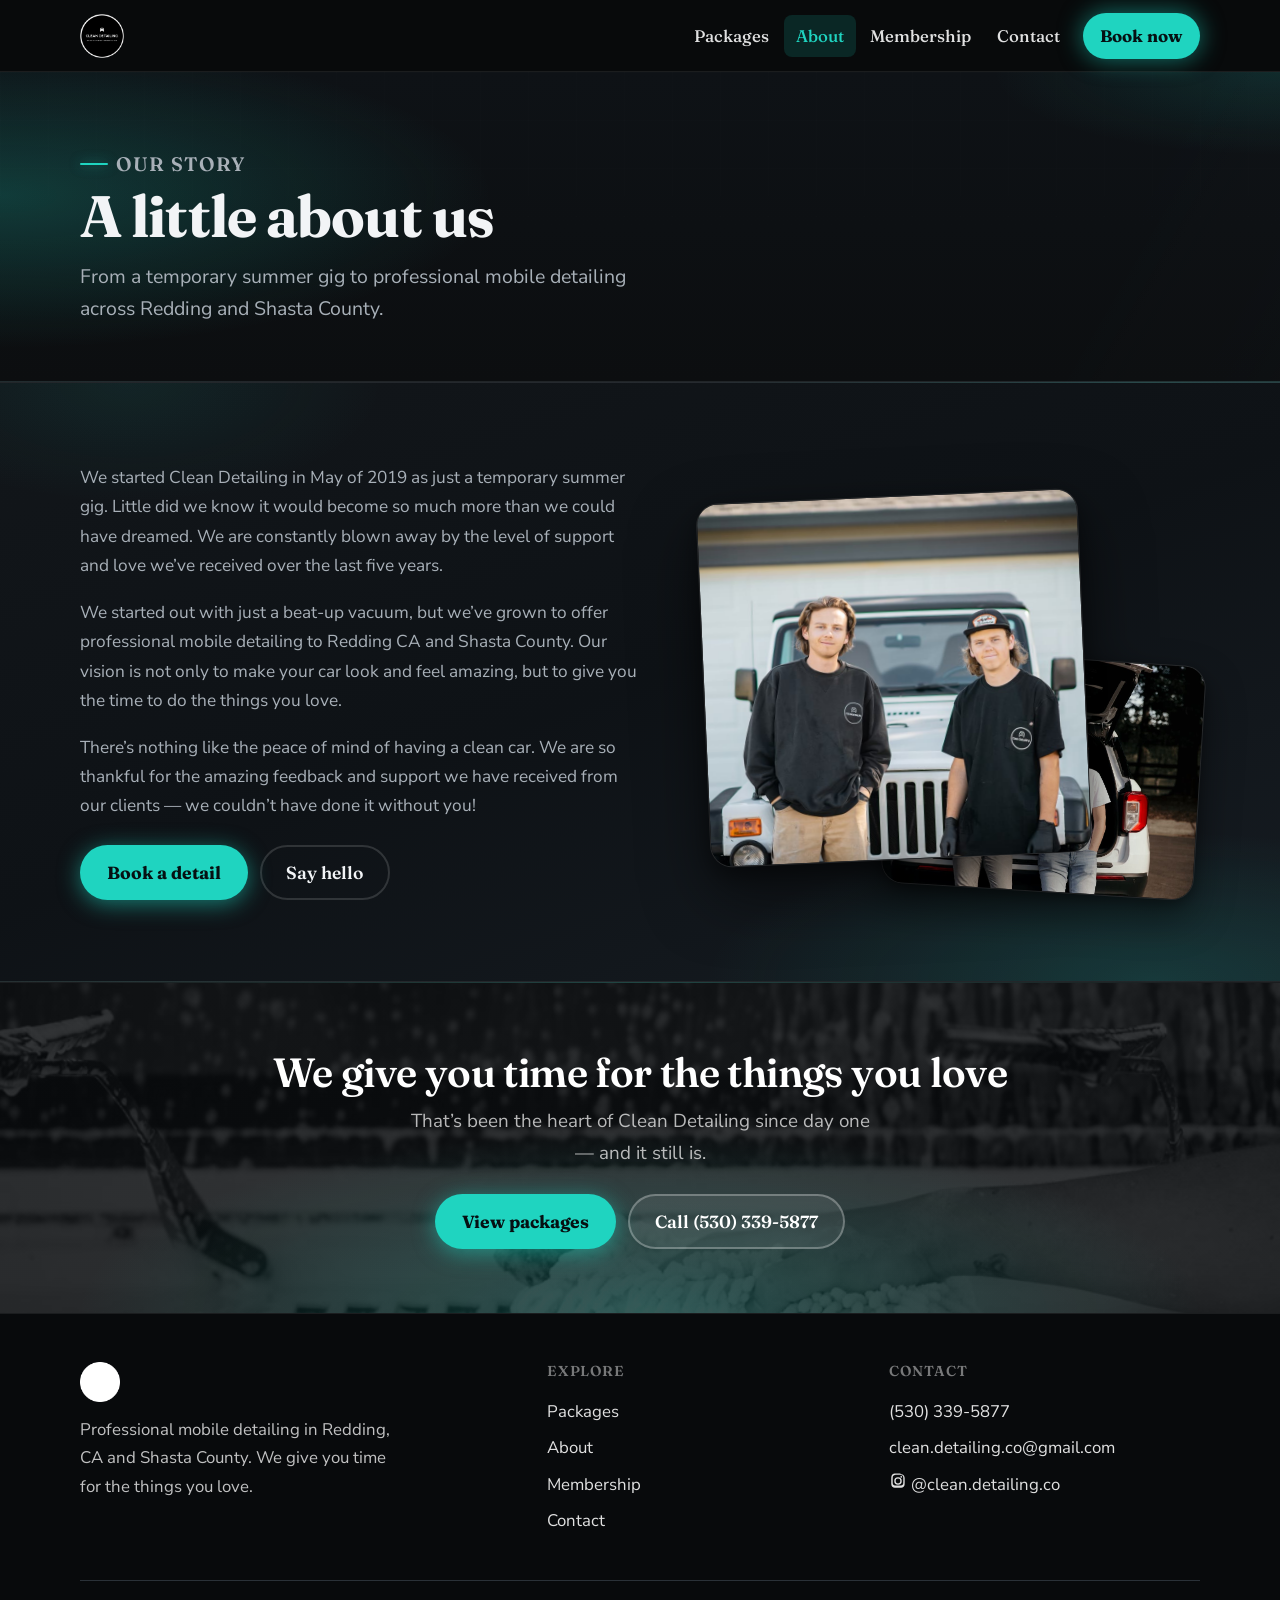
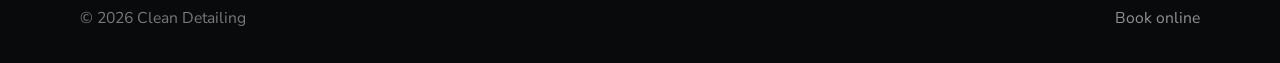
<file: about.html>
<!DOCTYPE html>
<html lang="en">
<head>
  <meta charset="utf-8">
  <meta name="viewport" content="width=device-width, initial-scale=1">
  <meta name="color-scheme" content="dark">
  <title>About Us — Clean Detailing | Redding &amp; Shasta County Mobile Detailing</title>
  <meta name="description" content="Clean Detailing started in May 2019 with a beat-up vacuum. Today we offer professional mobile detailing to Redding, CA and Shasta County.">
  <link rel="icon" href="assets/img/favicon.ico" sizes="any">
  <link rel="preconnect" href="https://fonts.googleapis.com">
  <link rel="preconnect" href="https://fonts.gstatic.com" crossorigin>
  <link href="https://fonts.googleapis.com/css2?family=Fraunces:opsz,wght@9..144,500;9..144,600;9..144,700&family=Nunito+Sans:opsz,wght@6..12,400;6..12,500;6..12,600;6..12,700&display=swap" rel="stylesheet">
  <link rel="stylesheet" href="assets/css/styles.css">
</head>
<body>
  <header class="site-header">
    <div class="container header-inner">
      <a class="logo" href="index.html">
        <img src="assets/img/logo.png" width="180" height="44" alt="Clean Detailing">
      </a>
      <button class="nav-toggle" type="button" aria-expanded="false" aria-controls="site-nav" aria-label="Open menu">
        <span></span><span></span><span></span>
      </button>
      <nav class="nav" id="site-nav" aria-label="Primary">
        <a href="packages.html">Packages</a>
        <a href="about.html" aria-current="page">About</a>
        <a href="membership.html">Membership</a>
        <a href="contact.html">Contact</a>
        <a class="nav-cta" href="https://cleandetailing.as.me/" target="_blank" rel="noopener noreferrer">Book now</a>
      </nav>
    </div>
  </header>

  <main>
    <section class="page-hero page-hero--depth">
      <div class="page-hero__sheen" aria-hidden="true"></div>
      <div class="container">
        <p class="eyebrow">Our story</p>
        <h1>A little about us</h1>
        <p>From a temporary summer gig to professional mobile detailing across Redding and Shasta County.</p>
      </div>
    </section>

    <section class="section section-panel">
      <div class="container about-layout">
        <div class="about-copy reveal reveal-left">
          <p>We started Clean Detailing in May of 2019 as just a temporary summer gig. Little did we know it would become so much more than we could have dreamed. We are constantly blown away by the level of support and love we’ve received over the last five years.</p>
          <p>We started out with just a beat-up vacuum, but we’ve grown to offer professional mobile detailing to Redding CA and Shasta County. Our vision is not only to make your car look and feel amazing, but to give you the time to do the things you love.</p>
          <p>There’s nothing like the peace of mind of having a clean car. We are so thankful for the amazing feedback and support we have received from our clients — we couldn’t have done it without you!</p>
          <div class="btn-row">
            <a class="btn btn-primary btn-shimmer" href="https://cleandetailing.as.me/" target="_blank" rel="noopener noreferrer">Book a detail</a>
            <a class="btn btn-secondary" href="contact.html">Say hello</a>
          </div>
        </div>
        <div class="about-photos reveal reveal-right">
          <figure>
            <img src="assets/img/about-1.jpg" alt="Clean Detailing at work — mobile auto detailing in progress" width="1200" height="960" loading="lazy">
          </figure>
          <figure>
            <img src="assets/img/about-2.jpg" alt="Detailing equipment and finished vehicle exterior" width="1200" height="900" loading="lazy">
          </figure>
        </div>
      </div>
    </section>

    <section class="cta-band">
      <div class="container">
        <h2>We give you time for the things you love</h2>
        <p>That’s been the heart of Clean Detailing since day one — and it still is.</p>
        <div class="btn-row">
          <a class="btn btn-primary btn-shimmer" href="packages.html">View packages</a>
          <a class="btn btn-ghost-light" href="tel:+15303395877">Call (530) 339-5877</a>
        </div>
      </div>
    </section>
  </main>

  <footer class="site-footer">
    <div class="container">
      <div class="footer-grid">
        <div class="footer-brand">
          <a class="logo" href="index.html"><img src="assets/img/logo.png" alt="Clean Detailing" width="160" height="40"></a>
          <p>Professional mobile detailing in Redding, CA and Shasta County. We give you time for the things you love.</p>
        </div>
        <div class="footer-col">
          <h4>Explore</h4>
          <a href="packages.html">Packages</a>
          <a href="about.html">About</a>
          <a href="membership.html">Membership</a>
          <a href="contact.html">Contact</a>
        </div>
        <div class="footer-col">
          <h4>Contact</h4>
          <a href="tel:+15303395877">(530) 339-5877</a>
          <a href="mailto:clean.detailing.co@gmail.com">clean.detailing.co@gmail.com</a>
          <a class="footer-social" href="https://instagram.com/clean.detailing.co" target="_blank" rel="noopener noreferrer">
            <svg viewBox="0 0 24 24" fill="currentColor" aria-hidden="true"><path d="M12 7a5 5 0 100 10 5 5 0 000-10zm0 8.2A3.2 3.2 0 1112 8.8a3.2 3.2 0 010 6.4zM17.5 6.4a1.2 1.2 0 11-2.4 0 1.2 1.2 0 012.4 0zM12 2c-2.7 0-3.1.01-4.2.06-2.7.12-4.6 2-4.7 4.7C3.01 8.9 3 9.3 3 12s.01 3.1.06 4.2c.12 2.7 2 4.6 4.7 4.7 1.1.05 1.5.06 4.2.06s3.1-.01 4.2-.06c2.7-.12 4.6-2 4.7-4.7.05-1.1.06-1.5.06-4.2s-.01-3.1-.06-4.2c-.12-2.7-2-4.6-4.7-4.7C15.1 2.01 14.7 2 12 2zm0 1.8c2.7 0 3 .01 4 .06 1.8.08 2.9 1.2 3 3 .05 1 .06 1.3.06 4s-.01 3-.06 4c-.08 1.8-1.2 2.9-3 3-1 .05-1.3.06-4 .06s-3-.01-4-.06c-1.8-.08-2.9-1.2-3-3-.05-1-.06-1.3-.06-4s.01-3 .06-4c.08-1.8 1.2-2.9 3-3 1-.05 1.3-.06 4-.06z"/></svg>
            @clean.detailing.co
          </a>
        </div>
      </div>
      <div class="footer-bottom">
        <span>© <span id="y"></span> Clean Detailing</span>
        <a href="https://cleandetailing.as.me/" target="_blank" rel="noopener noreferrer">Book online</a>
      </div>
    </div>
  </footer>
  <script>document.getElementById("y").textContent = new Date().getFullYear();</script>
  <script src="assets/js/main.js" defer></script>
</body>
</html>
</file>
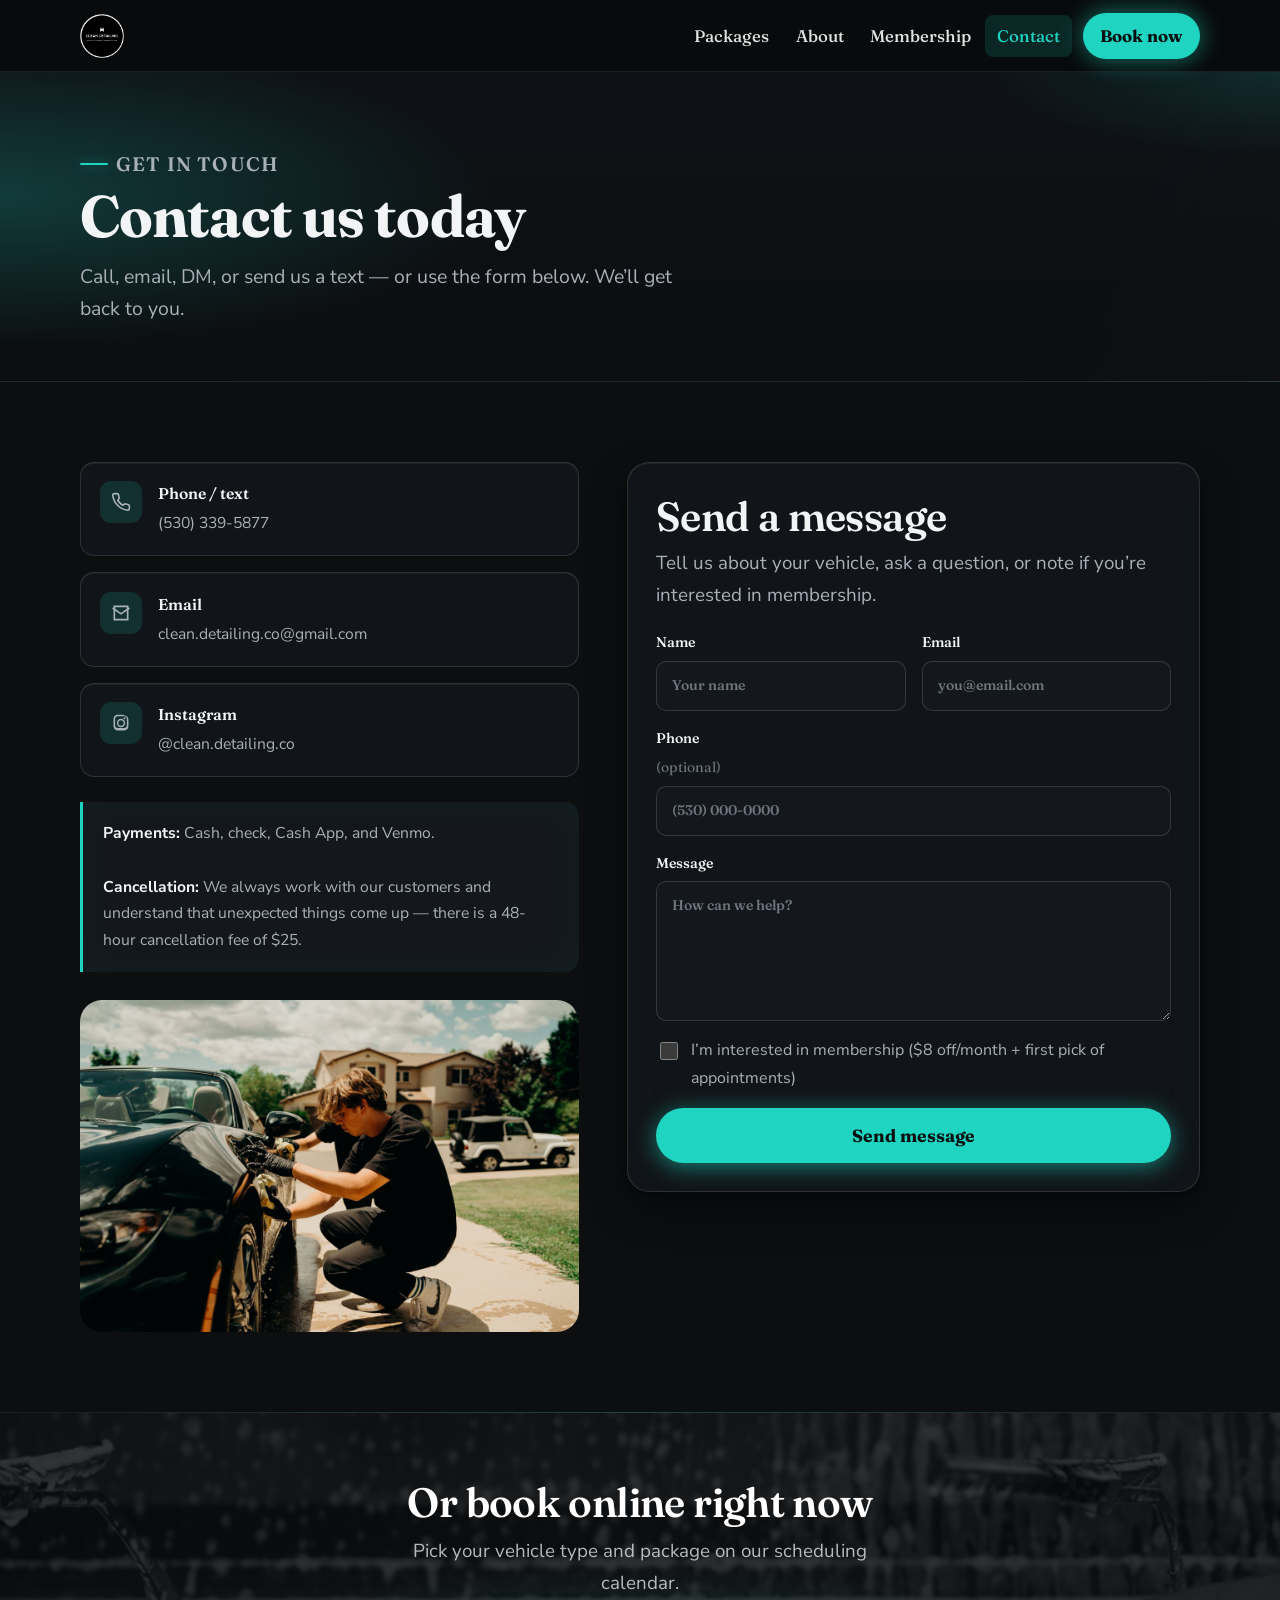
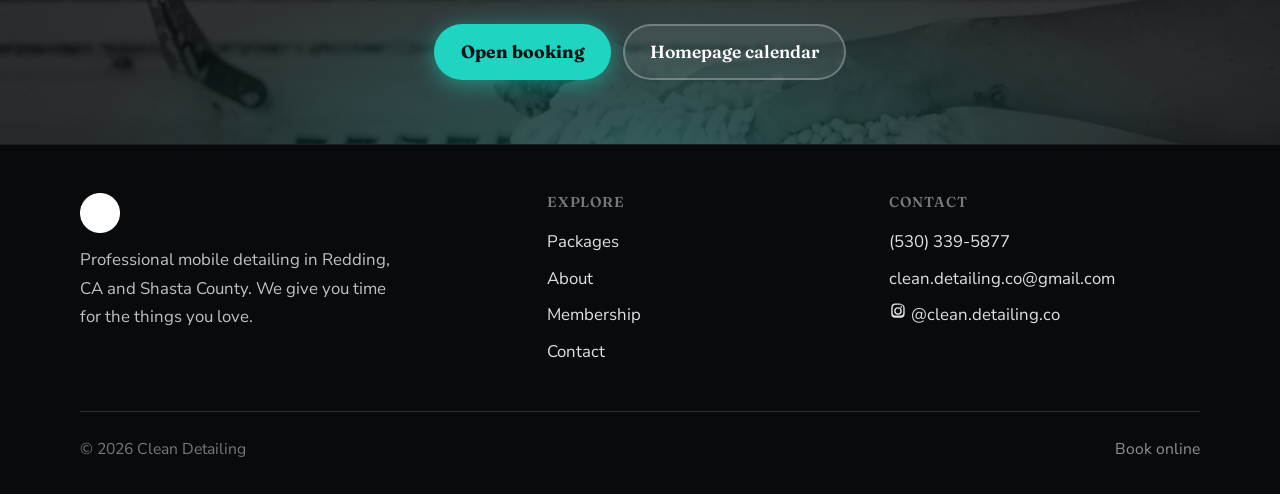
<file: contact.html>
<!DOCTYPE html>
<html lang="en">
<head>
  <meta charset="utf-8">
  <meta name="viewport" content="width=device-width, initial-scale=1">
  <meta name="color-scheme" content="dark">
  <title>Contact Us — Clean Detailing | Redding &amp; Shasta County</title>
  <meta name="description" content="Call, email, DM, or send a message. Clean Detailing — (530) 339-5877 · clean.detailing.co@gmail.com · Instagram @clean.detailing.co">
  <link rel="icon" href="assets/img/favicon.ico" sizes="any">
  <link rel="preconnect" href="https://fonts.googleapis.com">
  <link rel="preconnect" href="https://fonts.gstatic.com" crossorigin>
  <link href="https://fonts.googleapis.com/css2?family=Fraunces:opsz,wght@9..144,500;9..144,600;9..144,700&family=Nunito+Sans:opsz,wght@6..12,400;6..12,500;6..12,600;6..12,700&display=swap" rel="stylesheet">
  <link rel="stylesheet" href="assets/css/styles.css">
</head>
<body>
  <header class="site-header">
    <div class="container header-inner">
      <a class="logo" href="index.html">
        <img src="assets/img/logo.png" width="180" height="44" alt="Clean Detailing">
      </a>
      <button class="nav-toggle" type="button" aria-expanded="false" aria-controls="site-nav" aria-label="Open menu">
        <span></span><span></span><span></span>
      </button>
      <nav class="nav" id="site-nav" aria-label="Primary">
        <a href="packages.html">Packages</a>
        <a href="about.html">About</a>
        <a href="membership.html">Membership</a>
        <a href="contact.html" aria-current="page">Contact</a>
        <a class="nav-cta" href="https://cleandetailing.as.me/" target="_blank" rel="noopener noreferrer">Book now</a>
      </nav>
    </div>
  </header>

  <main>
    <section class="page-hero page-hero--depth">
      <div class="page-hero__sheen" aria-hidden="true"></div>
      <div class="container">
        <p class="eyebrow">Get in touch</p>
        <h1>Contact us today</h1>
        <p>Call, email, DM, or send us a text — or use the form below. We’ll get back to you.</p>
      </div>
    </section>

    <section class="section">
      <div class="container contact-grid">
        <div>
          <div class="contact-channels reveal">
            <a class="channel" href="tel:+15303395877">
              <span class="channel-icon" aria-hidden="true">
                <svg viewBox="0 0 24 24" fill="none" stroke="currentColor" stroke-width="2"><path d="M22 16.9v3a2 2 0 01-2.2 2 19.8 19.8 0 01-8.6-3.1 19.5 19.5 0 01-6-6 19.8 19.8 0 01-3.1-8.7A2 2 0 014.1 2h3a2 2 0 012 1.7c.1.9.3 1.8.6 2.6a2 2 0 01-.5 2.1L8.1 9.9a16 16 0 006 6l1.5-1.1a2 2 0 012.1-.4c.8.3 1.7.5 2.6.6a2 2 0 011.7 2z"/></svg>
              </span>
              <span>
                <strong>Phone / text</strong>
                <span>(530) 339-5877</span>
              </span>
            </a>
            <a class="channel" href="mailto:clean.detailing.co@gmail.com">
              <span class="channel-icon" aria-hidden="true">
                <svg viewBox="0 0 24 24" fill="none" stroke="currentColor" stroke-width="2"><path d="M4 4h16v16H4z"/><path d="M22 6l-10 7L2 6"/></svg>
              </span>
              <span>
                <strong>Email</strong>
                <span>clean.detailing.co@gmail.com</span>
              </span>
            </a>
            <a class="channel" href="https://instagram.com/clean.detailing.co" target="_blank" rel="noopener noreferrer">
              <span class="channel-icon" aria-hidden="true">
                <svg viewBox="0 0 24 24" fill="currentColor"><path d="M12 7a5 5 0 100 10 5 5 0 000-10zm0 8.2A3.2 3.2 0 1112 8.8a3.2 3.2 0 010 6.4zM17.5 6.4a1.2 1.2 0 11-2.4 0 1.2 1.2 0 012.4 0zM12 2c-2.7 0-3.1.01-4.2.06-2.7.12-4.6 2-4.7 4.7C3.01 8.9 3 9.3 3 12s.01 3.1.06 4.2c.12 2.7 2 4.6 4.7 4.7 1.1.05 1.5.06 4.2.06s3.1-.01 4.2-.06c2.7-.12 4.6-2 4.7-4.7.05-1.1.06-1.5.06-4.2s-.01-3.1-.06-4.2c-.12-2.7-2-4.6-4.7-4.7C15.1 2.01 14.7 2 12 2zm0 1.8c2.7 0 3 .01 4 .06 1.8.08 2.9 1.2 3 3 .05 1 .06 1.3.06 4s-.01 3-.06 4c-.08 1.8-1.2 2.9-3 3-1 .05-1.3.06-4 .06s-3-.01-4-.06c-1.8-.08-2.9-1.2-3-3-.05-1-.06-1.3-.06-4s.01-3 .06-4c.08-1.8 1.2-2.9 3-3 1-.05 1.3-.06 4-.06z"/></svg>
              </span>
              <span>
                <strong>Instagram</strong>
                <span>@clean.detailing.co</span>
              </span>
            </a>
          </div>

          <div class="note-box reveal">
            <strong>Payments:</strong> Cash, check, Cash App, and Venmo.<br><br>
            <strong>Cancellation:</strong> We always work with our customers and understand that unexpected things come up — there is a 48-hour cancellation fee of $25.
          </div>

          <figure class="reveal" style="margin:1.75rem 0 0;border-radius:var(--radius-lg);overflow:hidden;">
            <img src="assets/img/contact.jpg" alt="Clean Detailing vehicle ready for a mobile appointment" width="1200" height="900" loading="lazy">
          </figure>
        </div>

        <div class="reveal form-card">
          <h2 style="margin-bottom:0.35rem;">Send a message</h2>
          <p style="color:var(--ink-muted);margin-bottom:1.25rem;">Tell us about your vehicle, ask a question, or note if you’re interested in membership.</p>
          <form class="form" name="contact" method="POST" data-netlify="true" netlify-honeypot="bot-field" action="/thanks.html">
            <input type="hidden" name="form-name" value="contact">
            <p class="honeypot" aria-hidden="true">
              <label>Don’t fill this out: <input name="bot-field" tabindex="-1" autocomplete="off"></label>
            </p>
            <div class="form-row two">
              <label>Name
                <input type="text" name="name" required autocomplete="name" placeholder="Your name">
              </label>
              <label>Email
                <input type="email" name="email" required autocomplete="email" placeholder="you@email.com">
              </label>
            </div>
            <label>Phone <span style="font-weight:400;color:var(--ink-soft);">(optional)</span>
              <input type="tel" name="phone" autocomplete="tel" placeholder="(530) 000-0000">
            </label>
            <label>Message
              <textarea name="message" required placeholder="How can we help?"></textarea>
            </label>
            <label class="checkbox">
              <input type="checkbox" name="membership_interest" value="yes" id="membership-check">
              <span>I’m interested in membership ($8 off/month + first pick of appointments)</span>
            </label>
            <button class="btn btn-primary btn-shimmer" type="submit">Send message</button>
          </form>
        </div>
      </div>
    </section>

    <section class="cta-band">
      <div class="container">
        <h2>Or book online right now</h2>
        <p>Pick your vehicle type and package on our scheduling calendar.</p>
        <div class="btn-row">
          <a class="btn btn-primary btn-shimmer" href="https://cleandetailing.as.me/" target="_blank" rel="noopener noreferrer">Open booking</a>
          <a class="btn btn-ghost-light" href="index.html#book">Homepage calendar</a>
        </div>
      </div>
    </section>
  </main>

  <footer class="site-footer">
    <div class="container">
      <div class="footer-grid">
        <div class="footer-brand">
          <a class="logo" href="index.html"><img src="assets/img/logo.png" alt="Clean Detailing" width="160" height="40"></a>
          <p>Professional mobile detailing in Redding, CA and Shasta County. We give you time for the things you love.</p>
        </div>
        <div class="footer-col">
          <h4>Explore</h4>
          <a href="packages.html">Packages</a>
          <a href="about.html">About</a>
          <a href="membership.html">Membership</a>
          <a href="contact.html">Contact</a>
        </div>
        <div class="footer-col">
          <h4>Contact</h4>
          <a href="tel:+15303395877">(530) 339-5877</a>
          <a href="mailto:clean.detailing.co@gmail.com">clean.detailing.co@gmail.com</a>
          <a class="footer-social" href="https://instagram.com/clean.detailing.co" target="_blank" rel="noopener noreferrer">
            <svg viewBox="0 0 24 24" fill="currentColor" aria-hidden="true"><path d="M12 7a5 5 0 100 10 5 5 0 000-10zm0 8.2A3.2 3.2 0 1112 8.8a3.2 3.2 0 010 6.4zM17.5 6.4a1.2 1.2 0 11-2.4 0 1.2 1.2 0 012.4 0zM12 2c-2.7 0-3.1.01-4.2.06-2.7.12-4.6 2-4.7 4.7C3.01 8.9 3 9.3 3 12s.01 3.1.06 4.2c.12 2.7 2 4.6 4.7 4.7 1.1.05 1.5.06 4.2.06s3.1-.01 4.2-.06c2.7-.12 4.6-2 4.7-4.7.05-1.1.06-1.5.06-4.2s-.01-3.1-.06-4.2c-.12-2.7-2-4.6-4.7-4.7C15.1 2.01 14.7 2 12 2zm0 1.8c2.7 0 3 .01 4 .06 1.8.08 2.9 1.2 3 3 .05 1 .06 1.3.06 4s-.01 3-.06 4c-.08 1.8-1.2 2.9-3 3-1 .05-1.3.06-4 .06s-3-.01-4-.06c-1.8-.08-2.9-1.2-3-3-.05-1-.06-1.3-.06-4s.01-3 .06-4c.08-1.8 1.2-2.9 3-3 1-.05 1.3-.06 4-.06z"/></svg>
            @clean.detailing.co
          </a>
        </div>
      </div>
      <div class="footer-bottom">
        <span>© <span id="y"></span> Clean Detailing</span>
        <a href="https://cleandetailing.as.me/" target="_blank" rel="noopener noreferrer">Book online</a>
      </div>
    </div>
  </footer>
  <script>
    document.getElementById("y").textContent = new Date().getFullYear();
    (function () {
      var params = new URLSearchParams(window.location.search);
      if (params.get("interest") === "membership") {
        var box = document.getElementById("membership-check");
        if (box) box.checked = true;
        var msg = document.querySelector('textarea[name="message"]');
        if (msg && !msg.value) msg.value = "Hi — I’m interested in joining the membership.";
      }
    })();
  </script>
  <script src="assets/js/main.js" defer></script>
</body>
</html>
</file>
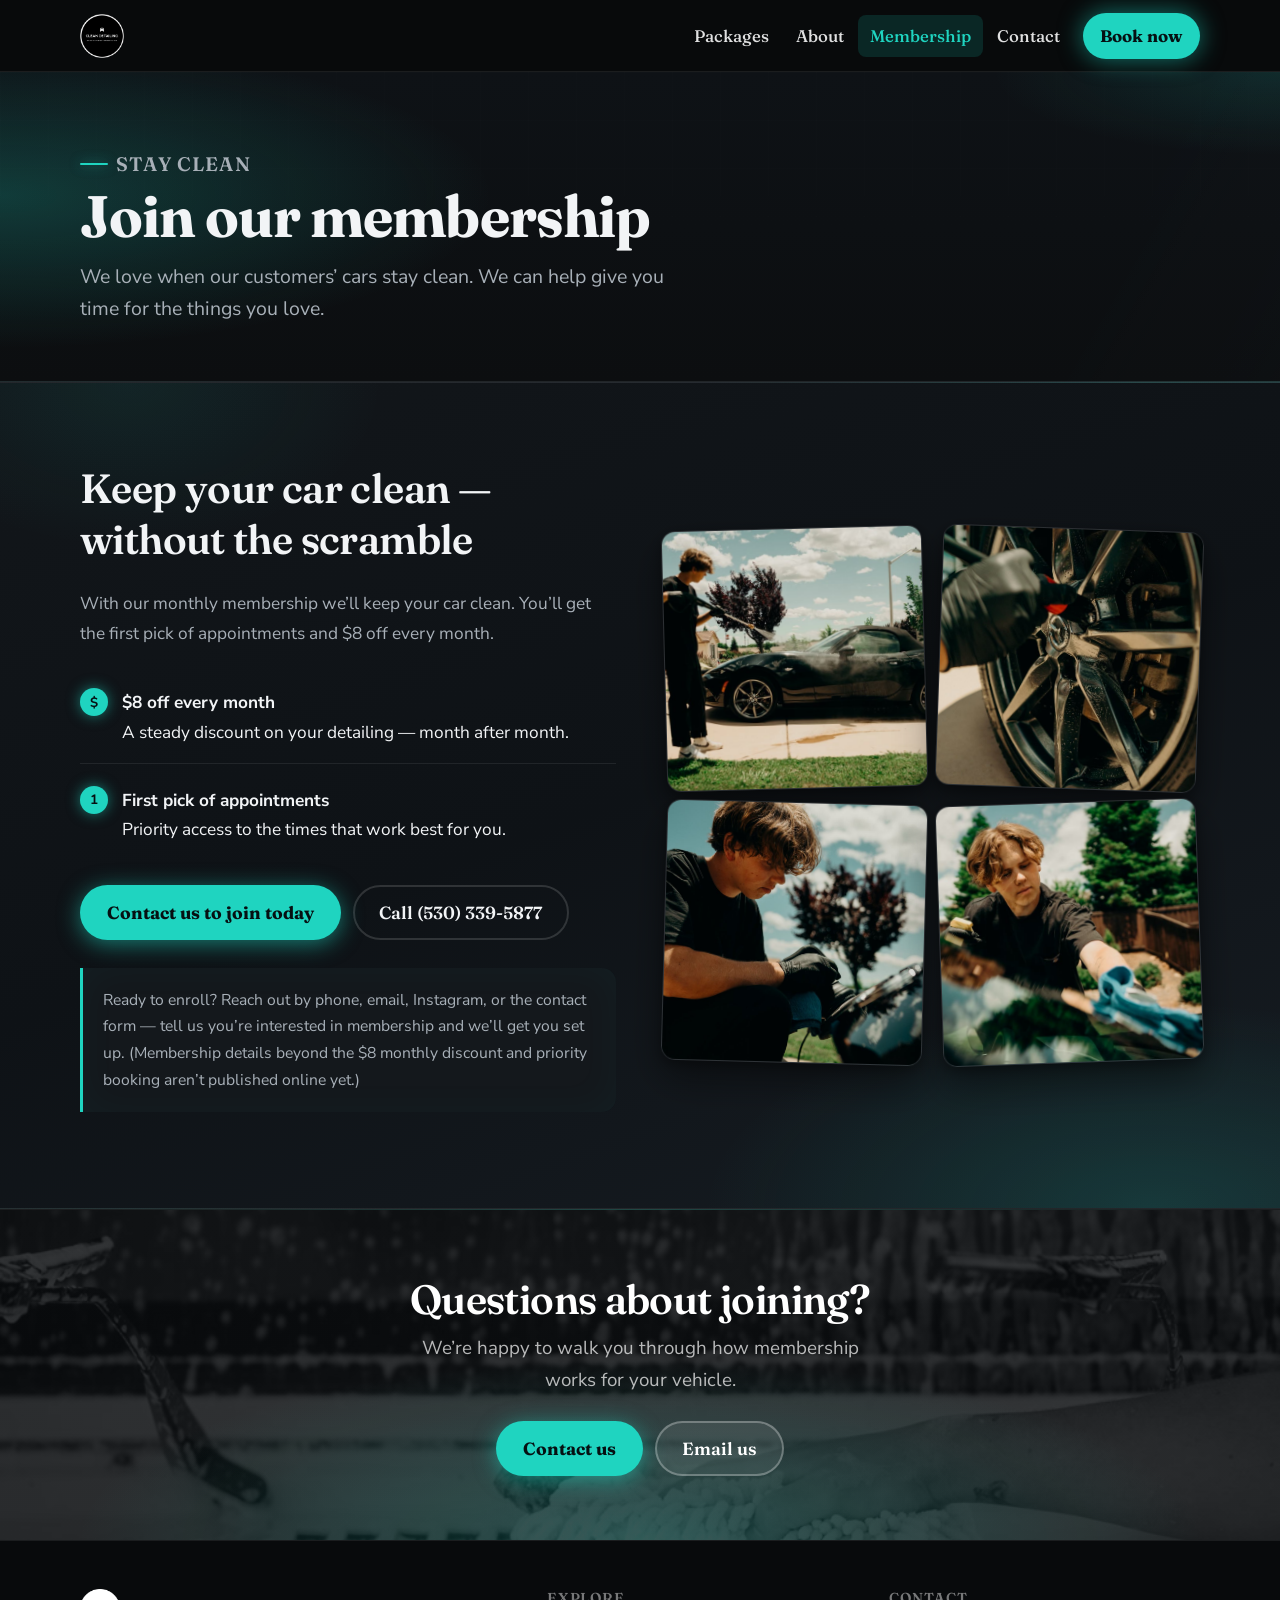
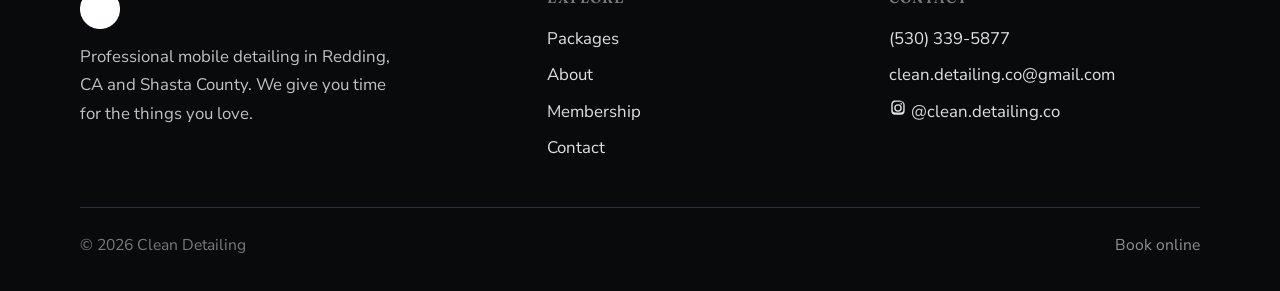
<file: membership.html>
<!DOCTYPE html>
<html lang="en">
<head>
  <meta charset="utf-8">
  <meta name="viewport" content="width=device-width, initial-scale=1">
  <meta name="color-scheme" content="dark">
  <title>Membership — Clean Detailing | $8 Off &amp; First Pick of Appointments</title>
  <meta name="description" content="Join Clean Detailing membership for $8 off every month and first pick of appointments. Keep your car clean — contact us to join.">
  <link rel="icon" href="assets/img/favicon.ico" sizes="any">
  <link rel="preconnect" href="https://fonts.googleapis.com">
  <link rel="preconnect" href="https://fonts.gstatic.com" crossorigin>
  <link href="https://fonts.googleapis.com/css2?family=Fraunces:opsz,wght@9..144,500;9..144,600;9..144,700&family=Nunito+Sans:opsz,wght@6..12,400;6..12,500;6..12,600;6..12,700&display=swap" rel="stylesheet">
  <link rel="stylesheet" href="assets/css/styles.css">
</head>
<body>
  <header class="site-header">
    <div class="container header-inner">
      <a class="logo" href="index.html">
        <img src="assets/img/logo.png" width="180" height="44" alt="Clean Detailing">
      </a>
      <button class="nav-toggle" type="button" aria-expanded="false" aria-controls="site-nav" aria-label="Open menu">
        <span></span><span></span><span></span>
      </button>
      <nav class="nav" id="site-nav" aria-label="Primary">
        <a href="packages.html">Packages</a>
        <a href="about.html">About</a>
        <a href="membership.html" aria-current="page">Membership</a>
        <a href="contact.html">Contact</a>
        <a class="nav-cta" href="https://cleandetailing.as.me/" target="_blank" rel="noopener noreferrer">Book now</a>
      </nav>
    </div>
  </header>

  <main>
    <section class="page-hero page-hero--depth">
      <div class="page-hero__sheen" aria-hidden="true"></div>
      <div class="container">
        <p class="eyebrow">Stay clean</p>
        <h1>Join our membership</h1>
        <p>We love when our customers’ cars stay clean. We can help give you time for the things you love.</p>
      </div>
    </section>

    <section class="section section-panel">
      <div class="container mem-hero-grid">
        <div class="reveal">
          <h2>Keep your car clean — without the scramble</h2>
          <p style="color:var(--ink-muted);font-size:1.08rem;">With our monthly membership we’ll keep your car clean. You’ll get the first pick of appointments and $8 off every month.</p>
          <ul class="perk-list">
            <li>
              <span class="perk-mark" aria-hidden="true">$</span>
              <div>
                <strong>$8 off every month</strong><br>
                A steady discount on your detailing — month after month.
              </div>
            </li>
            <li>
              <span class="perk-mark" aria-hidden="true">1</span>
              <div>
                <strong>First pick of appointments</strong><br>
                Priority access to the times that work best for you.
              </div>
            </li>
          </ul>
          <div class="btn-row">
            <a class="btn btn-primary btn-shimmer" href="contact.html?interest=membership">Contact us to join today</a>
            <a class="btn btn-secondary" href="tel:+15303395877">Call (530) 339-5877</a>
          </div>
          <p class="note-box" style="margin-top:1.75rem;">
            Ready to enroll? Reach out by phone, email, Instagram, or the contact form — tell us you’re interested in membership and we’ll get you set up. (Membership details beyond the $8 monthly discount and priority booking aren’t published online yet.)
          </p>
        </div>
        <div class="mem-gallery">
          <figure class="reveal reveal-scale">
            <img src="assets/img/mem-1.jpg" alt="Member vehicle looking freshly detailed" width="1000" height="1000" loading="lazy">
          </figure>
          <figure class="reveal">
            <img src="assets/img/mem-2.jpg" alt="Clean exterior finish after regular detailing" width="1000" height="1000" loading="lazy">
          </figure>
          <figure class="reveal">
            <img src="assets/img/mem-3.jpg" alt="Interior kept clean with recurring service" width="1000" height="1000" loading="lazy">
          </figure>
          <figure class="reveal reveal-scale">
            <img src="assets/img/mem-4.jpg" alt="Mobile detailing visit for a membership customer" width="1000" height="1000" loading="lazy">
          </figure>
        </div>
      </div>
    </section>

    <section class="cta-band">
      <div class="container">
        <h2>Questions about joining?</h2>
        <p>We’re happy to walk you through how membership works for your vehicle.</p>
        <div class="btn-row">
          <a class="btn btn-primary btn-shimmer" href="contact.html?interest=membership">Contact us</a>
          <a class="btn btn-ghost-light" href="mailto:clean.detailing.co@gmail.com">Email us</a>
        </div>
      </div>
    </section>
  </main>

  <footer class="site-footer">
    <div class="container">
      <div class="footer-grid">
        <div class="footer-brand">
          <a class="logo" href="index.html"><img src="assets/img/logo.png" alt="Clean Detailing" width="160" height="40"></a>
          <p>Professional mobile detailing in Redding, CA and Shasta County. We give you time for the things you love.</p>
        </div>
        <div class="footer-col">
          <h4>Explore</h4>
          <a href="packages.html">Packages</a>
          <a href="about.html">About</a>
          <a href="membership.html">Membership</a>
          <a href="contact.html">Contact</a>
        </div>
        <div class="footer-col">
          <h4>Contact</h4>
          <a href="tel:+15303395877">(530) 339-5877</a>
          <a href="mailto:clean.detailing.co@gmail.com">clean.detailing.co@gmail.com</a>
          <a class="footer-social" href="https://instagram.com/clean.detailing.co" target="_blank" rel="noopener noreferrer">
            <svg viewBox="0 0 24 24" fill="currentColor" aria-hidden="true"><path d="M12 7a5 5 0 100 10 5 5 0 000-10zm0 8.2A3.2 3.2 0 1112 8.8a3.2 3.2 0 010 6.4zM17.5 6.4a1.2 1.2 0 11-2.4 0 1.2 1.2 0 012.4 0zM12 2c-2.7 0-3.1.01-4.2.06-2.7.12-4.6 2-4.7 4.7C3.01 8.9 3 9.3 3 12s.01 3.1.06 4.2c.12 2.7 2 4.6 4.7 4.7 1.1.05 1.5.06 4.2.06s3.1-.01 4.2-.06c2.7-.12 4.6-2 4.7-4.7.05-1.1.06-1.5.06-4.2s-.01-3.1-.06-4.2c-.12-2.7-2-4.6-4.7-4.7C15.1 2.01 14.7 2 12 2zm0 1.8c2.7 0 3 .01 4 .06 1.8.08 2.9 1.2 3 3 .05 1 .06 1.3.06 4s-.01 3-.06 4c-.08 1.8-1.2 2.9-3 3-1 .05-1.3.06-4 .06s-3-.01-4-.06c-1.8-.08-2.9-1.2-3-3-.05-1-.06-1.3-.06-4s.01-3 .06-4c.08-1.8 1.2-2.9 3-3 1-.05 1.3-.06 4-.06z"/></svg>
            @clean.detailing.co
          </a>
        </div>
      </div>
      <div class="footer-bottom">
        <span>© <span id="y"></span> Clean Detailing</span>
        <a href="https://cleandetailing.as.me/" target="_blank" rel="noopener noreferrer">Book online</a>
      </div>
    </div>
  </footer>
  <script>document.getElementById("y").textContent = new Date().getFullYear();</script>
  <script src="assets/js/main.js" defer></script>
</body>
</html>
</file>
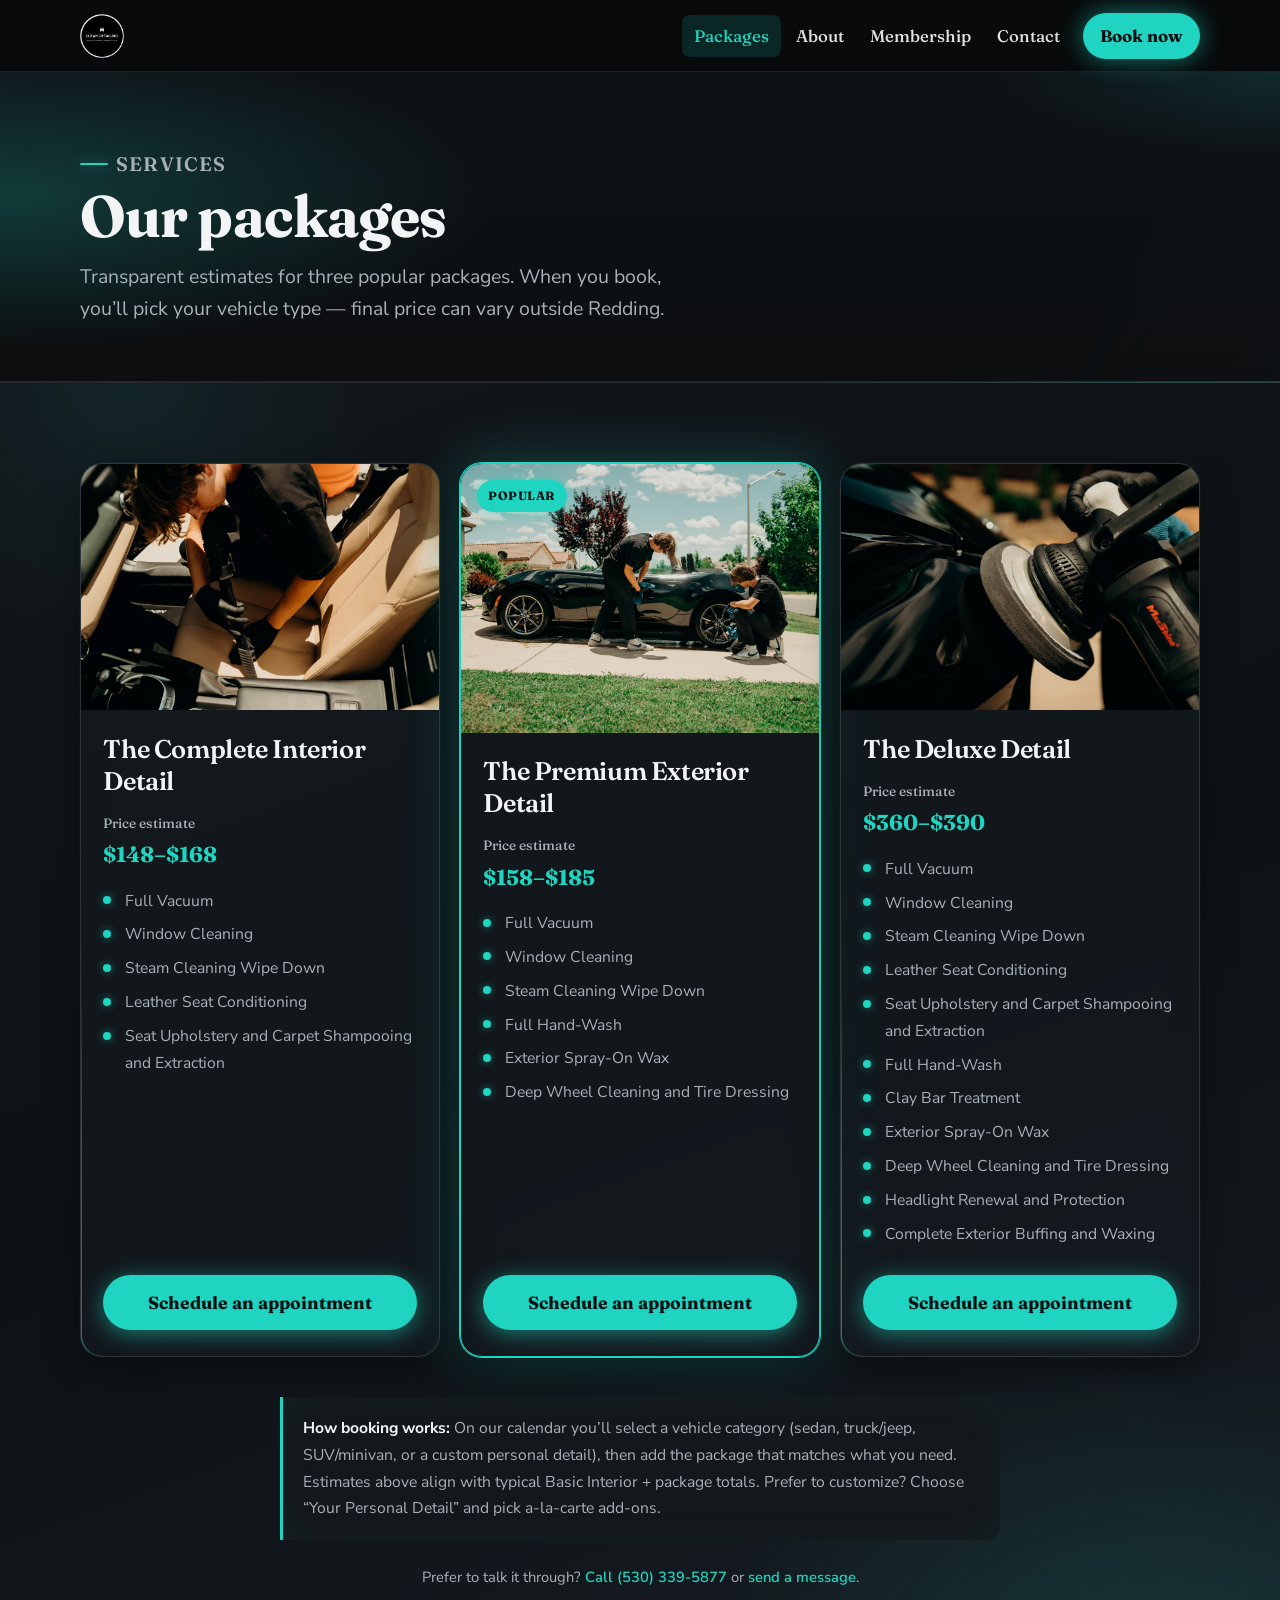
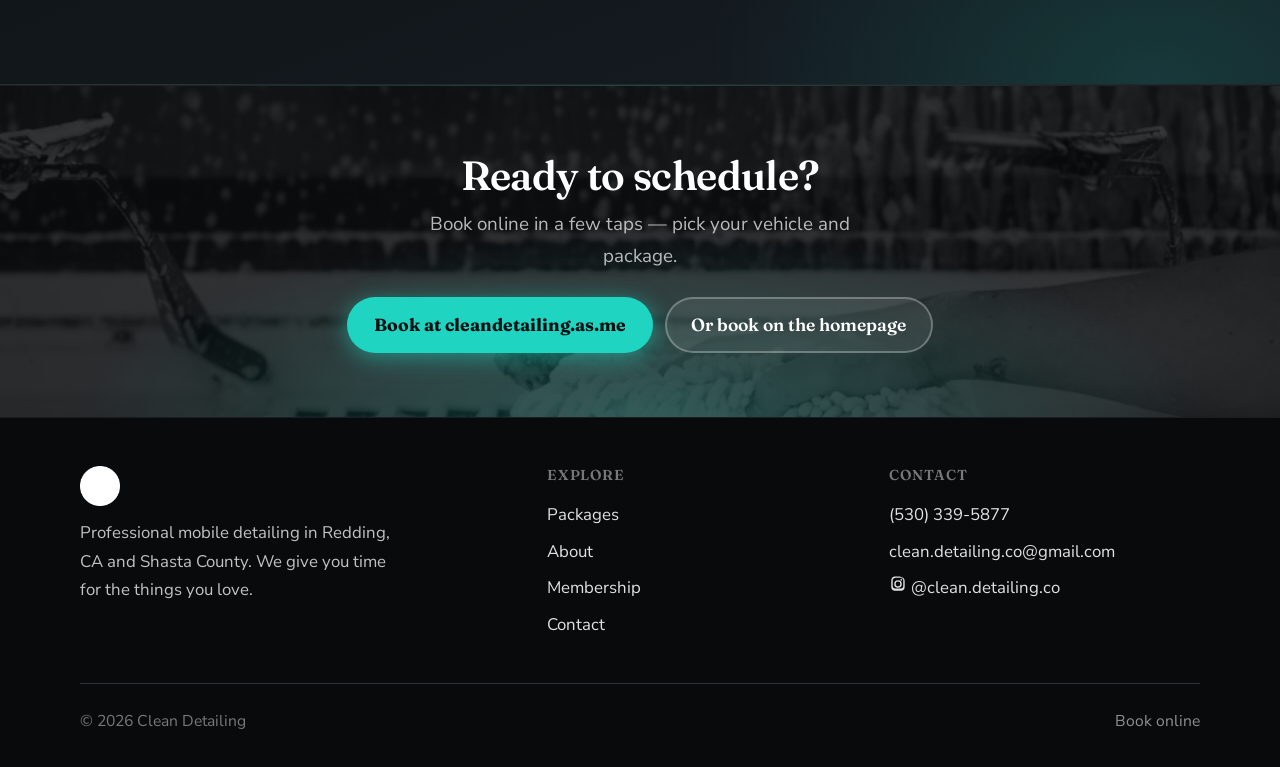
<file: packages.html>
<!DOCTYPE html>
<html lang="en">
<head>
  <meta charset="utf-8">
  <meta name="viewport" content="width=device-width, initial-scale=1">
  <meta name="color-scheme" content="dark">
  <title>Detailing Packages — Clean Detailing | Redding &amp; Shasta County</title>
  <meta name="description" content="Complete Interior, Premium Exterior, and Deluxe Detail packages with price estimates. Mobile detailing in Redding, CA. Book online.">
  <link rel="icon" href="assets/img/favicon.ico" sizes="any">
  <link rel="preconnect" href="https://fonts.googleapis.com">
  <link rel="preconnect" href="https://fonts.gstatic.com" crossorigin>
  <link href="https://fonts.googleapis.com/css2?family=Fraunces:opsz,wght@9..144,500;9..144,600;9..144,700&family=Nunito+Sans:opsz,wght@6..12,400;6..12,500;6..12,600;6..12,700&display=swap" rel="stylesheet">
  <link rel="stylesheet" href="assets/css/styles.css">
</head>
<body>
  <header class="site-header">
    <div class="container header-inner">
      <a class="logo" href="index.html">
        <img src="assets/img/logo.png" width="180" height="44" alt="Clean Detailing">
      </a>
      <button class="nav-toggle" type="button" aria-expanded="false" aria-controls="site-nav" aria-label="Open menu">
        <span></span><span></span><span></span>
      </button>
      <nav class="nav" id="site-nav" aria-label="Primary">
        <a href="packages.html" aria-current="page">Packages</a>
        <a href="about.html">About</a>
        <a href="membership.html">Membership</a>
        <a href="contact.html">Contact</a>
        <a class="nav-cta" href="https://cleandetailing.as.me/" target="_blank" rel="noopener noreferrer">Book now</a>
      </nav>
    </div>
  </header>

  <main>
    <section class="page-hero page-hero--depth">
      <div class="page-hero__sheen" aria-hidden="true"></div>
      <div class="container">
        <p class="eyebrow">Services</p>
        <h1>Our packages</h1>
        <p>Transparent estimates for three popular packages. When you book, you’ll pick your vehicle type — final price can vary outside Redding.</p>
      </div>
    </section>

    <section class="section section-panel">
      <div class="container">
        <div class="pkg-grid">
          <article class="pkg-card tilt-card glow-edge reveal">
            <div class="pkg-media">
              <img src="assets/img/pkg-interior.jpg" alt="Interior cabin detailing — vacuum, shampoo, and conditioning" width="1200" height="825" loading="lazy">
            </div>
            <div class="pkg-body">
              <h3>The Complete Interior Detail</h3>
              <p class="pkg-price"><span>Price estimate</span>$148–$168</p>
              <ul>
                <li>Full Vacuum</li>
                <li>Window Cleaning</li>
                <li>Steam Cleaning Wipe Down</li>
                <li>Leather Seat Conditioning</li>
                <li>Seat Upholstery and Carpet Shampooing and Extraction</li>
              </ul>
              <a class="btn btn-primary btn-shimmer" href="https://cleandetailing.as.me/" target="_blank" rel="noopener noreferrer">Schedule an appointment</a>
            </div>
          </article>

          <article class="pkg-card featured tilt-card glow-edge reveal">
            <div class="pkg-media">
              <span class="pkg-badge">Popular</span>
              <img src="assets/img/pkg-exterior.jpg" alt="Exterior wash with deep wheel cleaning and tire dressing" width="1200" height="825" loading="lazy">
            </div>
            <div class="pkg-body">
              <h3>The Premium Exterior Detail</h3>
              <p class="pkg-price"><span>Price estimate</span>$158–$185</p>
              <ul>
                <li>Full Vacuum</li>
                <li>Window Cleaning</li>
                <li>Steam Cleaning Wipe Down</li>
                <li>Full Hand-Wash</li>
                <li>Exterior Spray-On Wax</li>
                <li>Deep Wheel Cleaning and Tire Dressing</li>
              </ul>
              <a class="btn btn-primary btn-shimmer" href="https://cleandetailing.as.me/" target="_blank" rel="noopener noreferrer">Schedule an appointment</a>
            </div>
          </article>

          <article class="pkg-card tilt-card glow-edge reveal">
            <div class="pkg-media">
              <img src="assets/img/pkg-deluxe.jpg" alt="Deluxe detail — full interior and exterior finish" width="1200" height="825" loading="lazy">
            </div>
            <div class="pkg-body">
              <h3>The Deluxe Detail</h3>
              <p class="pkg-price"><span>Price estimate</span>$360–$390</p>
              <ul>
                <li>Full Vacuum</li>
                <li>Window Cleaning</li>
                <li>Steam Cleaning Wipe Down</li>
                <li>Leather Seat Conditioning</li>
                <li>Seat Upholstery and Carpet Shampooing and Extraction</li>
                <li>Full Hand-Wash</li>
                <li>Clay Bar Treatment</li>
                <li>Exterior Spray-On Wax</li>
                <li>Deep Wheel Cleaning and Tire Dressing</li>
                <li>Headlight Renewal and Protection</li>
                <li>Complete Exterior Buffing and Waxing</li>
              </ul>
              <a class="btn btn-primary btn-shimmer" href="https://cleandetailing.as.me/" target="_blank" rel="noopener noreferrer">Schedule an appointment</a>
            </div>
          </article>
        </div>

        <div class="note-box reveal" style="max-width:720px;margin:2.5rem auto 0;">
          <strong>How booking works:</strong> On our calendar you’ll select a vehicle category (sedan, truck/jeep, SUV/minivan, or a custom personal detail), then add the package that matches what you need. Estimates above align with typical Basic Interior + package totals. Prefer to customize? Choose “Your Personal Detail” and pick a-la-carte add-ons.
        </div>

        <p class="price-note">
          Prefer to talk it through? <a class="inline-link" href="tel:+15303395877">Call (530) 339-5877</a>
          or <a class="inline-link" href="contact.html">send a message</a>.
        </p>
      </div>
    </section>

    <section class="cta-band">
      <div class="container">
        <h2>Ready to schedule?</h2>
        <p>Book online in a few taps — pick your vehicle and package.</p>
        <div class="btn-row">
          <a class="btn btn-primary btn-shimmer" href="https://cleandetailing.as.me/" target="_blank" rel="noopener noreferrer">Book at cleandetailing.as.me</a>
          <a class="btn btn-ghost-light" href="index.html#book">Or book on the homepage</a>
        </div>
      </div>
    </section>
  </main>

  <footer class="site-footer">
    <div class="container">
      <div class="footer-grid">
        <div class="footer-brand">
          <a class="logo" href="index.html"><img src="assets/img/logo.png" alt="Clean Detailing" width="160" height="40"></a>
          <p>Professional mobile detailing in Redding, CA and Shasta County. We give you time for the things you love.</p>
        </div>
        <div class="footer-col">
          <h4>Explore</h4>
          <a href="packages.html">Packages</a>
          <a href="about.html">About</a>
          <a href="membership.html">Membership</a>
          <a href="contact.html">Contact</a>
        </div>
        <div class="footer-col">
          <h4>Contact</h4>
          <a href="tel:+15303395877">(530) 339-5877</a>
          <a href="mailto:clean.detailing.co@gmail.com">clean.detailing.co@gmail.com</a>
          <a class="footer-social" href="https://instagram.com/clean.detailing.co" target="_blank" rel="noopener noreferrer">
            <svg viewBox="0 0 24 24" fill="currentColor" aria-hidden="true"><path d="M12 7a5 5 0 100 10 5 5 0 000-10zm0 8.2A3.2 3.2 0 1112 8.8a3.2 3.2 0 010 6.4zM17.5 6.4a1.2 1.2 0 11-2.4 0 1.2 1.2 0 012.4 0zM12 2c-2.7 0-3.1.01-4.2.06-2.7.12-4.6 2-4.7 4.7C3.01 8.9 3 9.3 3 12s.01 3.1.06 4.2c.12 2.7 2 4.6 4.7 4.7 1.1.05 1.5.06 4.2.06s3.1-.01 4.2-.06c2.7-.12 4.6-2 4.7-4.7.05-1.1.06-1.5.06-4.2s-.01-3.1-.06-4.2c-.12-2.7-2-4.6-4.7-4.7C15.1 2.01 14.7 2 12 2zm0 1.8c2.7 0 3 .01 4 .06 1.8.08 2.9 1.2 3 3 .05 1 .06 1.3.06 4s-.01 3-.06 4c-.08 1.8-1.2 2.9-3 3-1 .05-1.3.06-4 .06s-3-.01-4-.06c-1.8-.08-2.9-1.2-3-3-.05-1-.06-1.3-.06-4s.01-3 .06-4c.08-1.8 1.2-2.9 3-3 1-.05 1.3-.06 4-.06z"/></svg>
            @clean.detailing.co
          </a>
        </div>
      </div>
      <div class="footer-bottom">
        <span>© <span id="y"></span> Clean Detailing</span>
        <a href="https://cleandetailing.as.me/" target="_blank" rel="noopener noreferrer">Book online</a>
      </div>
    </div>
  </footer>
  <script>document.getElementById("y").textContent = new Date().getFullYear();</script>
  <script src="assets/js/main.js" defer></script>
</body>
</html>
</file>
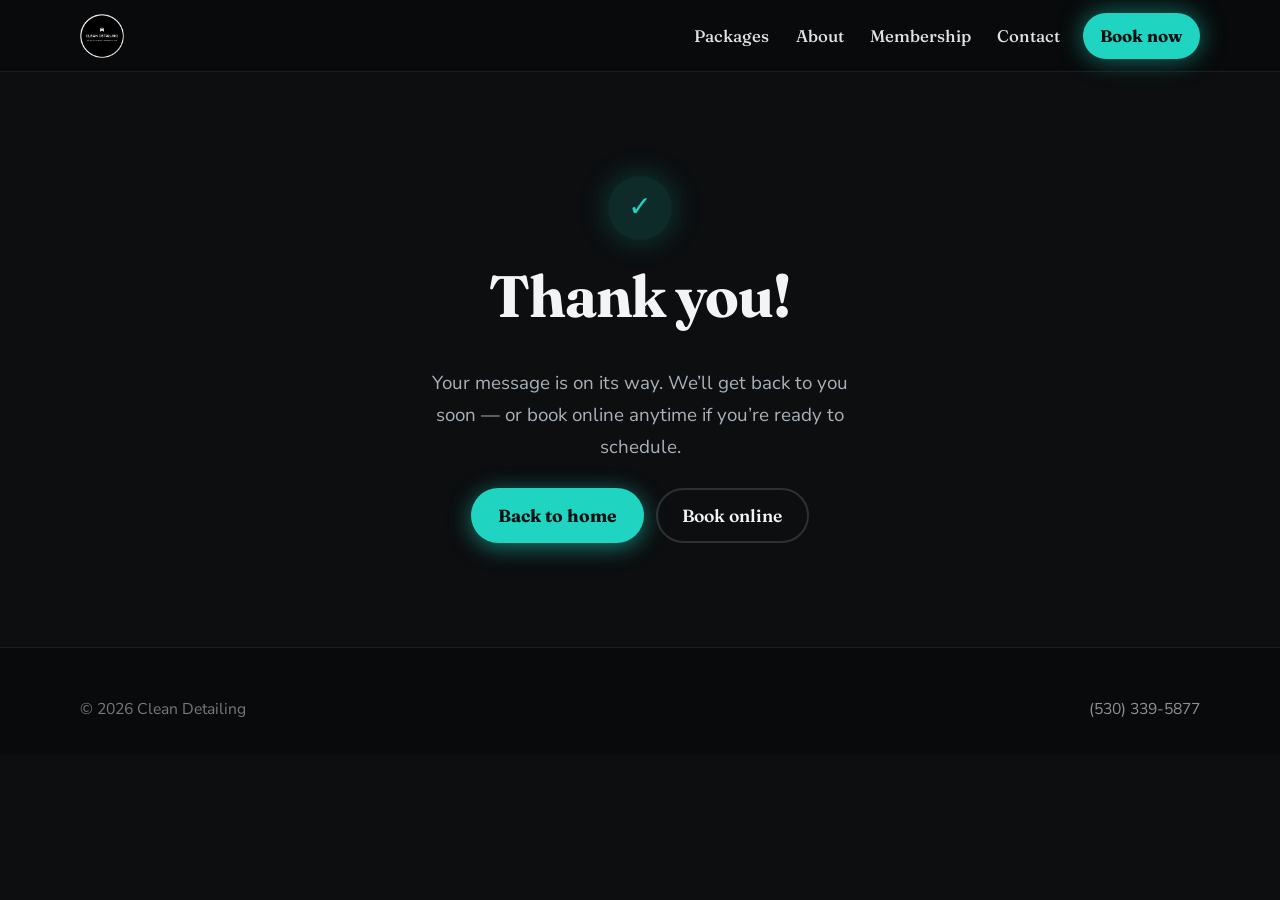
<file: thanks.html>
<!DOCTYPE html>
<html lang="en">
<head>
  <meta charset="utf-8">
  <meta name="viewport" content="width=device-width, initial-scale=1">
  <meta name="color-scheme" content="dark">
  <title>Thank You — Clean Detailing</title>
  <meta name="description" content="Thanks for reaching out to Clean Detailing. We’ll be in touch soon.">
  <meta name="robots" content="noindex">
  <link rel="icon" href="assets/img/favicon.ico" sizes="any">
  <link rel="preconnect" href="https://fonts.googleapis.com">
  <link rel="preconnect" href="https://fonts.gstatic.com" crossorigin>
  <link href="https://fonts.googleapis.com/css2?family=Fraunces:opsz,wght@9..144,500;9..144,600;9..144,700&family=Nunito+Sans:opsz,wght@6..12,400;6..12,500;6..12,600;6..12,700&display=swap" rel="stylesheet">
  <link rel="stylesheet" href="assets/css/styles.css">
</head>
<body>
  <header class="site-header">
    <div class="container header-inner">
      <a class="logo" href="index.html">
        <img src="assets/img/logo.png" width="180" height="44" alt="Clean Detailing">
      </a>
      <nav class="nav" id="site-nav" aria-label="Primary">
        <a href="packages.html">Packages</a>
        <a href="about.html">About</a>
        <a href="membership.html">Membership</a>
        <a href="contact.html">Contact</a>
        <a class="nav-cta" href="https://cleandetailing.as.me/" target="_blank" rel="noopener noreferrer">Book now</a>
      </nav>
    </div>
  </header>

  <main>
    <div class="container">
      <div class="thanks-panel">
        <div class="check" aria-hidden="true">✓</div>
        <h1>Thank you!</h1>
        <p style="color:var(--ink-muted);">Your message is on its way. We’ll get back to you soon — or book online anytime if you’re ready to schedule.</p>
        <div class="btn-row" style="justify-content:center;">
          <a class="btn btn-primary" href="index.html">Back to home</a>
          <a class="btn btn-secondary" href="https://cleandetailing.as.me/" target="_blank" rel="noopener noreferrer">Book online</a>
        </div>
      </div>
    </div>
  </main>

  <footer class="site-footer">
    <div class="container">
      <div class="footer-bottom" style="border:0;padding-top:0;">
        <span>© <span id="y"></span> Clean Detailing</span>
        <a href="tel:+15303395877">(530) 339-5877</a>
      </div>
    </div>
  </footer>
  <script>document.getElementById("y").textContent = new Date().getFullYear();</script>
</body>
</html>
</file>
<file: assets/css/styles.css>
/* Clean Detailing — 2026 dark automotive refresh
   Palette: charcoal / deep teal / high-contrast CTAs
   Type: Fraunces (headings) + Nunito Sans (body)
*/

:root {
  --bg: #0c0e10;
  --bg-elevated: #14181c;
  --bg-panel: #1a1f24;
  --bg-warm: #151a1e;
  --bg-dark: #080a0c;
  --bg-dark-elevated: #12161a;
  --ink: #f2f4f6;
  --ink-muted: #a8b0b8;
  --ink-soft: #6e7780;
  --border: rgba(255, 255, 255, 0.08);
  --border-strong: rgba(255, 255, 255, 0.14);
  --border-dark: #2a3138;
  --accent: #1fd4c0;
  --accent-hover: #14b8a6;
  --accent-deep: #0d9488;
  --accent-soft: rgba(31, 212, 192, 0.14);
  --accent-glow: rgba(31, 212, 192, 0.4);
  --teal-mist: rgba(20, 184, 166, 0.18);
  --white: #ffffff;
  --radius: 14px;
  --radius-lg: 22px;
  --shadow: 0 8px 30px rgba(0, 0, 0, 0.35);
  --shadow-lg: 0 24px 60px rgba(0, 0, 0, 0.5);
  --shadow-lift: 0 18px 40px rgba(0, 0, 0, 0.45), 0 4px 12px rgba(0, 0, 0, 0.3);
  --shadow-float: 0 28px 64px rgba(0, 0, 0, 0.55), 0 8px 20px rgba(0, 0, 0, 0.35);
  --glass-bg: rgba(22, 28, 34, 0.55);
  --glass-border: rgba(255, 255, 255, 0.12);
  --header-h: 72px;
  --font-display: "Fraunces", Georgia, "Times New Roman", serif;
  --font-body: "Nunito Sans", system-ui, sans-serif;
  --ease: cubic-bezier(0.22, 1, 0.36, 1);
  --max: 1120px;
}

*, *::before, *::after { box-sizing: border-box; }

html {
  scroll-behavior: smooth;
  -webkit-text-size-adjust: 100%;
}

body {
  margin: 0;
  font-family: var(--font-body);
  font-size: 1.175rem;
  line-height: 1.7;
  color: var(--ink);
  background: var(--bg);
  font-weight: 400;
}

img { max-width: 100%; height: auto; display: block; }
a { color: var(--accent); text-decoration-thickness: 1.5px; text-underline-offset: 3px; }
a:hover { color: var(--accent-hover); }
h1, h2, h3, h4 {
  font-family: var(--font-display);
  font-weight: 600;
  line-height: 1.25;
  letter-spacing: -0.015em;
  margin: 0 0 0.6em;
  color: var(--ink);
}
h1 { font-size: clamp(2.35rem, 5.2vw, 3.65rem); font-weight: 700; }
h2 { font-size: clamp(1.85rem, 3.6vw, 2.55rem); }
h3 { font-size: clamp(1.35rem, 2.2vw, 1.6rem); }
p { margin: 0 0 1em; }
ul { margin: 0 0 1em; padding-left: 1.15em; }
li { margin-bottom: 0.35em; }

.sr-only {
  position: absolute; width: 1px; height: 1px; padding: 0; margin: -1px;
  overflow: hidden; clip: rect(0,0,0,0); white-space: nowrap; border: 0;
}

.container {
  width: min(100% - 2rem, var(--max));
  margin-inline: auto;
}
.container-wide {
  width: min(100% - 2rem, 1280px);
  margin-inline: auto;
}

/* ----- Header (dark glass) ----- */
.site-header {
  position: sticky;
  top: 0;
  z-index: 100;
  height: var(--header-h);
  background: rgba(8, 10, 12, 0.82);
  backdrop-filter: blur(16px) saturate(1.2);
  -webkit-backdrop-filter: blur(16px) saturate(1.2);
  border-bottom: 1px solid var(--border);
  transition: box-shadow 0.3s var(--ease), background 0.3s;
}
.site-header.is-scrolled {
  background: rgba(8, 10, 12, 0.94);
  box-shadow: 0 8px 28px rgba(0, 0, 0, 0.45);
}

.header-inner {
  display: flex;
  align-items: center;
  justify-content: space-between;
  height: var(--header-h);
  gap: 1rem;
}

.logo {
  display: flex;
  align-items: center;
  flex-shrink: 0;
  text-decoration: none;
}
.logo img {
  height: 44px;
  width: auto;
}

.nav {
  display: flex;
  align-items: center;
  gap: 0.15rem;
}
.nav a {
  font-family: var(--font-display);
  font-weight: 500;
  font-size: 1.05rem;
  color: rgba(255, 255, 255, 0.88);
  text-decoration: none;
  padding: 0.45rem 0.75rem;
  border-radius: 8px;
  transition: background 0.2s, color 0.2s;
}
.nav a:hover,
.nav a[aria-current="page"] {
  background: var(--accent-soft);
  color: var(--accent);
}

.nav-cta {
  display: inline-flex;
  align-items: center;
  gap: 0.4rem;
  margin-left: 0.5rem;
  padding: 0.55rem 1.1rem !important;
  background: var(--accent) !important;
  color: #061012 !important;
  border-radius: 999px !important;
  font-weight: 700 !important;
  box-shadow: 0 0 24px var(--accent-glow);
}
.nav-cta:hover {
  background: var(--accent-hover) !important;
  color: #061012 !important;
}

.nav-toggle {
  display: none;
  width: 44px;
  height: 44px;
  border: 1px solid var(--border-strong);
  border-radius: 10px;
  background: var(--bg-elevated);
  cursor: pointer;
  align-items: center;
  justify-content: center;
  flex-direction: column;
  gap: 5px;
  padding: 0;
}
.nav-toggle span {
  display: block;
  width: 18px;
  height: 2px;
  background: var(--ink);
  border-radius: 1px;
  transition: transform 0.25s var(--ease), opacity 0.2s;
}
.nav-toggle[aria-expanded="true"] span:nth-child(1) { transform: translateY(7px) rotate(45deg); }
.nav-toggle[aria-expanded="true"] span:nth-child(2) { opacity: 0; }
.nav-toggle[aria-expanded="true"] span:nth-child(3) { transform: translateY(-7px) rotate(-45deg); }

@media (max-width: 860px) {
  .nav-toggle { display: flex; }
  .nav {
    position: fixed;
    inset: var(--header-h) 0 auto 0;
    flex-direction: column;
    align-items: stretch;
    gap: 0.25rem;
    padding: 1rem;
    background: rgba(10, 12, 14, 0.98);
    border-bottom: 1px solid var(--border);
    box-shadow: var(--shadow-lg);
    transform: translateY(-120%);
    opacity: 0;
    pointer-events: none;
    transition: transform 0.35s var(--ease), opacity 0.25s;
  }
  .nav.is-open {
    transform: translateY(0);
    opacity: 1;
    pointer-events: auto;
  }
  .nav a { padding: 0.85rem 1rem; }
  .nav-cta { margin: 0.5rem 0 0; justify-content: center; }
}

/* ----- Buttons ----- */
.btn {
  display: inline-flex;
  align-items: center;
  justify-content: center;
  gap: 0.45rem;
  font-family: var(--font-display);
  font-weight: 600;
  font-size: 1.1rem;
  padding: 0.95rem 1.55rem;
  border-radius: 999px;
  border: 2px solid transparent;
  text-decoration: none;
  cursor: pointer;
  transition: background 0.2s, color 0.2s, border-color 0.2s, transform 0.2s var(--ease), box-shadow 0.2s;
  line-height: 1.2;
}
.btn:active { transform: scale(0.98); }
.btn-primary {
  background: var(--accent);
  color: #061012;
  box-shadow: 0 4px 22px var(--accent-glow);
  font-weight: 700;
}
.btn-primary:hover {
  background: var(--white);
  color: #061012;
  box-shadow: 0 6px 28px rgba(31, 212, 192, 0.55);
}
.btn-secondary {
  background: transparent;
  color: var(--ink);
  border-color: var(--border-strong);
}
.btn-secondary:hover {
  border-color: var(--accent);
  color: var(--accent);
  background: var(--accent-soft);
}
.btn-dark {
  background: var(--bg-panel);
  color: var(--white);
  border-color: var(--border-strong);
}
.btn-dark:hover {
  background: var(--bg-elevated);
  color: var(--white);
}
.btn-ghost-light {
  background: rgba(255,255,255,0.08);
  color: var(--white);
  border-color: rgba(255,255,255,0.28);
}
.btn-ghost-light:hover {
  background: rgba(255,255,255,0.16);
  color: var(--white);
  border-color: rgba(255,255,255,0.45);
}
.btn-row {
  display: flex;
  flex-wrap: wrap;
  gap: 0.75rem;
  margin-top: 1.5rem;
}

/* ----- Hero: full-bleed cinematic + parallax ----- */
.hero {
  position: relative;
  min-height: min(100vh, 860px);
  min-height: 100svh;
  display: grid;
  align-items: end;
  color: var(--white);
  overflow: hidden;
  background: var(--bg-dark);
  isolation: isolate;
}
.hero-media {
  position: absolute;
  inset: -8% 0 -8% 0;
  will-change: transform;
}
.hero-media img {
  width: 100%;
  height: 100%;
  object-fit: cover;
  object-position: center 38%;
  transform: scale(1.08);
}
.hero-media::after {
  content: "";
  position: absolute;
  inset: 0;
  /* Soft left + bottom scrim — faces stay readable, not crushed */
  background:
    linear-gradient(105deg, rgba(8,10,12,0.78) 0%, rgba(8,10,12,0.42) 32%, rgba(8,10,12,0.12) 52%, transparent 68%),
    linear-gradient(180deg, rgba(8,10,12,0.35) 0%, transparent 28%, transparent 55%, rgba(8,10,12,0.45) 78%, rgba(8,10,12,0.92) 100%),
    radial-gradient(ellipse 60% 50% at 70% 40%, transparent 40%, rgba(8,10,12,0.25) 100%);
}
.hero-content {
  position: relative;
  z-index: 1;
  padding: 5.5rem 0 4.5rem;
  max-width: 640px;
}
.eyebrow {
  display: inline-flex;
  align-items: center;
  gap: 0.5rem;
  font-family: var(--font-display);
  font-size: 0.92rem;
  font-weight: 600;
  letter-spacing: 0.06em;
  text-transform: uppercase;
  color: var(--accent);
  margin-bottom: 0.85rem;
}
.eyebrow::before {
  content: "";
  width: 28px;
  height: 2px;
  background: var(--accent);
  border-radius: 1px;
  box-shadow: 0 0 12px var(--accent-glow);
}
.hero h1 {
  color: var(--white);
  margin-bottom: 0.75rem;
  text-shadow: 0 2px 24px rgba(0,0,0,0.65), 0 1px 3px rgba(0,0,0,0.5);
}
.hero-lead {
  font-size: 1.28rem;
  line-height: 1.65;
  color: rgba(255,255,255,0.95);
  max-width: 36ch;
  margin-bottom: 0;
  text-shadow: 0 2px 16px rgba(0,0,0,0.55), 0 1px 2px rgba(0,0,0,0.4);
}
.hero .eyebrow {
  text-shadow: 0 1px 10px rgba(0,0,0,0.5);
}
.hero .btn-row { margin-top: 1.75rem; }

/* ----- Sections ----- */
.section {
  padding: 5rem 0;
  position: relative;
}
.section-sm { padding: 3.25rem 0; }
.section-dark {
  background:
    radial-gradient(ellipse 80% 60% at 10% 0%, var(--teal-mist), transparent 55%),
    var(--bg-elevated);
  color: rgba(255,255,255,0.88);
}
.section-dark h2,
.section-dark h3 { color: var(--white); }
.section-warm {
  background:
    linear-gradient(180deg, rgba(20,184,166,0.04) 0%, transparent 40%),
    var(--bg-warm);
  border-top: 1px solid var(--border);
  border-bottom: 1px solid var(--border);
}
.section-panel {
  background:
    radial-gradient(ellipse 70% 50% at 90% 100%, rgba(31,212,192,0.1), transparent 50%),
    linear-gradient(160deg, #12161a 0%, #0e1216 50%, #161c22 100%);
  border-top: 1px solid var(--border);
  border-bottom: 1px solid var(--border);
}
.section-photo {
  position: relative;
  overflow: hidden;
  color: var(--white);
  min-height: 280px;
  display: flex;
  align-items: center;
  padding: 5rem 0;
}
.section-photo::before {
  content: "";
  position: absolute;
  inset: 0;
  background-image: var(--section-bg);
  background-size: cover;
  background-position: center;
  background-attachment: fixed;
  transform: scale(1.05);
  z-index: 0;
}
.section-photo::after {
  content: "";
  position: absolute;
  inset: 0;
  background:
    linear-gradient(90deg, rgba(8,10,12,0.88) 0%, rgba(8,10,12,0.55) 45%, rgba(8,10,12,0.35) 100%),
    linear-gradient(180deg, rgba(8,10,12,0.4) 0%, transparent 30%, rgba(8,10,12,0.55) 100%);
  z-index: 0;
}
.section-photo > .container {
  position: relative;
  z-index: 1;
}
@media (max-width: 900px) {
  .section-photo::before { background-attachment: scroll; }
}

.section-head {
  max-width: 560px;
  margin-bottom: 2.5rem;
}
.section-head.centered {
  margin-inline: auto;
  text-align: center;
}
.section-head p {
  color: var(--ink-muted);
  font-size: 1.1rem;
  margin: 0;
}
.section-dark .section-head p,
.section-panel .section-head p,
.section-photo .section-head p { color: rgba(255,255,255,0.7); }
.accent-dot {
  color: var(--accent);
}

/* ----- Value props ----- */
.value-grid {
  display: grid;
  grid-template-columns: repeat(3, 1fr);
  gap: 1.25rem;
}
@media (max-width: 800px) {
  .value-grid { grid-template-columns: 1fr; }
}
.value-card {
  background: var(--glass-bg);
  backdrop-filter: blur(18px) saturate(1.15);
  -webkit-backdrop-filter: blur(18px) saturate(1.15);
  border: 1px solid var(--glass-border);
  border-radius: var(--radius-lg);
  padding: 1.6rem 1.5rem;
  transition: border-color 0.25s, box-shadow 0.25s var(--ease);
  box-shadow: inset 0 1px 0 rgba(255,255,255,0.06), var(--shadow);
}
.value-card:hover {
  border-color: rgba(31, 212, 192, 0.45);
  box-shadow: inset 0 1px 0 rgba(255,255,255,0.08), 0 0 0 1px rgba(31,212,192,0.18), var(--shadow-lift);
}
.value-icon {
  width: 44px;
  height: 44px;
  border-radius: 12px;
  background: var(--accent-soft);
  color: var(--accent);
  display: grid;
  place-items: center;
  margin-bottom: 1rem;
  box-shadow: 0 0 20px rgba(31,212,192,0.15);
}
.value-icon svg { width: 22px; height: 22px; }
.value-card h3 { margin-bottom: 0.4rem; }
.value-card p {
  color: var(--ink-muted);
  margin: 0;
  font-size: 1rem;
}

/* ----- Photo story ----- */
.story-grid {
  display: grid;
  grid-template-columns: repeat(2, 1fr);
  gap: 1rem;
}
@media (max-width: 700px) {
  .story-grid { grid-template-columns: 1fr; }
}
.story-card {
  position: relative;
  border-radius: var(--radius-lg);
  overflow: hidden;
  aspect-ratio: 4 / 3;
  background: var(--bg-dark);
  border: 1px solid var(--glass-border);
  box-shadow: var(--shadow-lift);
}
.story-card img {
  width: 100%;
  height: 100%;
  object-fit: cover;
  transition: transform 0.6s var(--ease);
}
.story-card:hover img { transform: scale(1.04); }
.story-card figcaption {
  position: absolute;
  left: 0; right: 0; bottom: 0;
  padding: 1.5rem 1.25rem 1.25rem;
  background: linear-gradient(transparent, rgba(8,10,12,0.92));
  color: var(--white);
  font-family: var(--font-display);
  font-weight: 600;
  font-size: 1.05rem;
  letter-spacing: -0.01em;
}
.story-card.tall { aspect-ratio: 3 / 4; }
@media (min-width: 701px) {
  .story-grid .story-card:nth-child(1) { grid-row: span 2; aspect-ratio: auto; min-height: 100%; }
  .story-grid .story-card:nth-child(1) img { position: absolute; inset: 0; }
}

/* ----- Package cards ----- */
.pkg-grid {
  display: grid;
  grid-template-columns: repeat(3, 1fr);
  gap: 1.25rem;
  align-items: stretch;
}
@media (max-width: 900px) {
  .pkg-grid { grid-template-columns: 1fr; max-width: 420px; margin-inline: auto; }
}
.pkg-card {
  background: var(--glass-bg);
  backdrop-filter: blur(16px) saturate(1.1);
  -webkit-backdrop-filter: blur(16px) saturate(1.1);
  border: 1px solid var(--glass-border);
  border-radius: var(--radius-lg);
  overflow: hidden;
  display: flex;
  flex-direction: column;
  transition: box-shadow 0.3s var(--ease), border-color 0.3s;
  box-shadow: inset 0 1px 0 rgba(255,255,255,0.05), var(--shadow);
}
.pkg-card:hover {
  box-shadow: inset 0 1px 0 rgba(255,255,255,0.08), var(--shadow-float);
  border-color: rgba(31, 212, 192, 0.4);
}
.pkg-card.featured {
  border-color: var(--accent);
  box-shadow: inset 0 1px 0 rgba(255,255,255,0.06), 0 0 0 1px var(--accent), 0 0 40px rgba(31,212,192,0.18), var(--shadow);
}
.pkg-badge {
  position: absolute;
  top: 1rem;
  left: 1rem;
  background: var(--accent);
  color: #061012;
  font-family: var(--font-display);
  font-size: 0.75rem;
  font-weight: 700;
  letter-spacing: 0.04em;
  text-transform: uppercase;
  padding: 0.35rem 0.7rem;
  border-radius: 999px;
  box-shadow: 0 0 16px var(--accent-glow);
}
.pkg-media {
  position: relative;
  aspect-ratio: 16 / 11;
  background: var(--bg-dark);
}
.pkg-media img {
  width: 100%;
  height: 100%;
  object-fit: cover;
}
.pkg-body {
  padding: 1.4rem 1.4rem 1.6rem;
  display: flex;
  flex-direction: column;
  flex: 1;
}
.pkg-price {
  font-family: var(--font-display);
  font-size: 1.35rem;
  font-weight: 700;
  color: var(--accent);
  margin-bottom: 0.85rem;
}
.pkg-price span {
  font-size: 0.85rem;
  font-weight: 500;
  color: var(--ink-muted);
  display: block;
  margin-bottom: 0.15rem;
}
.pkg-body ul {
  list-style: none;
  padding: 0;
  margin: 0 0 1.25rem;
  flex: 1;
}
.pkg-body li {
  position: relative;
  padding-left: 1.35rem;
  margin-bottom: 0.45rem;
  font-size: 0.98rem;
  color: var(--ink-muted);
}
.pkg-body li::before {
  content: "";
  position: absolute;
  left: 0;
  top: 0.55em;
  width: 8px;
  height: 8px;
  border-radius: 50%;
  background: var(--accent);
  box-shadow: 0 0 8px var(--accent-glow);
}
.pkg-body .btn { width: 100%; }

/* ----- Photo strip ----- */
.photo-strip {
  display: grid;
  grid-template-columns: repeat(3, 1fr);
  gap: 0.75rem;
}
@media (max-width: 700px) {
  .photo-strip { grid-template-columns: 1fr; }
}
.photo-strip figure {
  margin: 0;
  border-radius: var(--radius);
  overflow: hidden;
  aspect-ratio: 4 / 3;
  border: 1px solid var(--glass-border);
  box-shadow: var(--shadow-lift);
  transition: transform 0.35s var(--ease), box-shadow 0.35s var(--ease);
}
.photo-strip figure:nth-child(1) { transform: rotate(-1.2deg); }
.photo-strip figure:nth-child(2) { transform: translateY(-6px); }
.photo-strip figure:nth-child(3) { transform: rotate(1.4deg); }
.photo-strip figure:hover {
  transform: rotate(0deg) translateY(-8px);
  box-shadow: var(--shadow-float);
  z-index: 2;
}
@media (max-width: 700px) {
  .photo-strip figure { transform: none !important; }
}
.photo-strip img {
  width: 100%;
  height: 100%;
  object-fit: cover;
  transition: transform 0.5s var(--ease);
}
.photo-strip figure:hover img { transform: scale(1.05); }

/* ----- Booking ----- */
.booking-wrap {
  background: var(--glass-bg);
  backdrop-filter: blur(14px);
  -webkit-backdrop-filter: blur(14px);
  border-radius: var(--radius-lg);
  border: 1px solid var(--glass-border);
  overflow: hidden;
  box-shadow: inset 0 1px 0 rgba(255,255,255,0.05), var(--shadow-lg), 0 0 60px rgba(31,212,192,0.08);
}
.booking-frame {
  width: 100%;
  min-height: 720px;
  border: 0;
  display: block;
  background: #fafafa;
}
.booking-fallback {
  padding: 1.5rem;
  text-align: center;
  border-top: 1px solid var(--border);
  background: var(--bg-elevated);
}
.booking-fallback p {
  margin: 0 0 0.75rem;
  color: var(--ink-muted);
}

/* ----- Forms ----- */
.form {
  display: grid;
  gap: 1rem;
}
.form-row {
  display: grid;
  gap: 1rem;
}
@media (min-width: 640px) {
  .form-row.two { grid-template-columns: 1fr 1fr; }
}
.form label {
  display: grid;
  gap: 0.35rem;
  font-family: var(--font-display);
  font-size: 0.88rem;
  font-weight: 560;
  color: var(--ink);
}
.form input[type="text"],
.form input[type="email"],
.form input[type="tel"],
.form textarea {
  font: inherit;
  padding: 0.75rem 0.95rem;
  border: 1px solid var(--border-strong);
  border-radius: 10px;
  background: var(--bg-elevated);
  color: var(--ink);
  transition: border-color 0.2s, box-shadow 0.2s;
  width: 100%;
}
.form input::placeholder,
.form textarea::placeholder { color: var(--ink-soft); }
.form input:focus,
.form textarea:focus {
  outline: none;
  border-color: var(--accent);
  box-shadow: 0 0 0 3px var(--accent-soft);
}
.form textarea { min-height: 140px; resize: vertical; }
.form .checkbox {
  display: flex;
  align-items: flex-start;
  gap: 0.65rem;
  font-weight: 400;
  font-family: var(--font-body);
  font-size: 1rem;
  color: var(--ink-muted);
}
.form .checkbox input {
  margin-top: 0.3rem;
  width: 1.1rem;
  height: 1.1rem;
  accent-color: var(--accent);
  flex-shrink: 0;
}
.honeypot {
  position: absolute;
  left: -9999px;
  opacity: 0;
  height: 0;
  overflow: hidden;
}
.newsletter-box {
  display: grid;
  gap: 1.5rem;
  align-items: center;
  padding: 2rem;
  background:
    radial-gradient(ellipse 60% 80% at 100% 50%, rgba(31,212,192,0.14), transparent 55%),
    var(--glass-bg);
  backdrop-filter: blur(20px) saturate(1.2);
  -webkit-backdrop-filter: blur(20px) saturate(1.2);
  border: 1px solid var(--glass-border);
  border-radius: var(--radius-lg);
  box-shadow: inset 0 1px 0 rgba(255,255,255,0.07), var(--shadow-lift);
}
@media (min-width: 720px) {
  .newsletter-box {
    grid-template-columns: 1fr auto;
  }
}
.newsletter-form {
  display: flex;
  flex-wrap: wrap;
  gap: 0.65rem;
}
.newsletter-form input[type="email"] {
  flex: 1 1 220px;
  font: inherit;
  padding: 0.8rem 1rem;
  border: 1px solid var(--border-strong);
  border-radius: 999px;
  background: var(--bg-elevated);
  color: var(--ink);
}
.newsletter-form input:focus {
  outline: none;
  border-color: var(--accent);
  box-shadow: 0 0 0 3px var(--accent-soft);
}

/* ----- Contact layout ----- */
.contact-grid {
  display: grid;
  gap: 2.5rem;
}
@media (min-width: 860px) {
  .contact-grid {
    grid-template-columns: 1fr 1.15fr;
    gap: 3rem;
    align-items: start;
  }
}
.contact-channels {
  display: grid;
  gap: 1rem;
}
.channel {
  display: flex;
  gap: 1rem;
  align-items: flex-start;
  padding: 1.15rem 1.2rem;
  background: var(--glass-bg);
  backdrop-filter: blur(14px);
  -webkit-backdrop-filter: blur(14px);
  border: 1px solid var(--glass-border);
  border-radius: var(--radius);
  text-decoration: none;
  color: inherit;
  transition: border-color 0.2s, box-shadow 0.2s, transform 0.25s var(--ease);
  box-shadow: inset 0 1px 0 rgba(255,255,255,0.05);
}
.channel:hover {
  border-color: rgba(31, 212, 192, 0.45);
  box-shadow: inset 0 1px 0 rgba(255,255,255,0.08), 0 0 24px rgba(31,212,192,0.12), var(--shadow);
  transform: translateY(-2px);
}
.channel-icon {
  width: 42px;
  height: 42px;
  border-radius: 11px;
  background: var(--accent-soft);
  color: var(--accent);
  display: grid;
  place-items: center;
  flex-shrink: 0;
}
.channel-icon svg { width: 20px; height: 20px; }
.channel strong {
  display: block;
  font-family: var(--font-display);
  font-weight: 600;
  color: var(--ink);
  margin-bottom: 0.15rem;
}
.channel span {
  color: var(--ink-muted);
  font-size: 0.98rem;
}
.note-box {
  margin-top: 1.5rem;
  padding: 1.15rem 1.25rem;
  background: var(--bg-elevated);
  border-left: 3px solid var(--accent);
  border-radius: 0 var(--radius) var(--radius) 0;
  font-size: 0.98rem;
  color: var(--ink-muted);
  box-shadow: inset 0 0 40px rgba(31,212,192,0.04);
}
.note-box strong { color: var(--ink); }

/* ----- About ----- */
.about-layout {
  display: grid;
  gap: 2.5rem;
  align-items: center;
}
@media (min-width: 860px) {
  .about-layout {
    grid-template-columns: 1.05fr 0.95fr;
    gap: 3.5rem;
  }
}
.about-copy p {
  color: var(--ink-muted);
  font-size: 1.08rem;
}
.about-photos {
  position: relative;
  display: grid;
  gap: 0;
  min-height: 420px;
  padding: 1.5rem 0.5rem 2rem;
}
.about-photos figure {
  margin: 0;
  border-radius: var(--radius-lg);
  overflow: hidden;
  border: 1px solid var(--glass-border);
  box-shadow: var(--shadow-float);
  background: var(--bg-dark);
}
.about-photos img {
  width: 100%;
  height: 100%;
  object-fit: cover;
  aspect-ratio: 4 / 3;
}
.about-photos figure:first-child {
  width: 78%;
  z-index: 2;
  transform: rotate(-2.5deg);
}
.about-photos figure:first-child img { aspect-ratio: 5 / 4; }
.about-photos figure:last-child {
  position: absolute;
  right: 0;
  bottom: 0;
  width: 62%;
  z-index: 1;
  transform: rotate(3.5deg);
  box-shadow: var(--shadow-lift);
}
@media (max-width: 600px) {
  .about-photos {
    min-height: 0;
    display: grid;
    gap: 1rem;
    padding: 0;
  }
  .about-photos figure:first-child,
  .about-photos figure:last-child {
    position: relative;
    width: 100%;
    transform: none;
    right: auto;
    bottom: auto;
  }
}

/* ----- Membership ----- */
.mem-hero-grid {
  display: grid;
  gap: 2rem;
  align-items: center;
}
@media (min-width: 860px) {
  .mem-hero-grid {
    grid-template-columns: 1fr 1fr;
    gap: 3rem;
  }
}
.perk-list {
  list-style: none;
  padding: 0;
  margin: 1.5rem 0;
}
.perk-list li {
  display: flex;
  gap: 0.85rem;
  align-items: flex-start;
  padding: 1rem 0;
  border-bottom: 1px solid var(--border);
  font-size: 1.08rem;
}
.perk-list li:last-child { border-bottom: 0; }
.perk-mark {
  width: 28px;
  height: 28px;
  border-radius: 50%;
  background: var(--accent);
  color: #061012;
  display: grid;
  place-items: center;
  flex-shrink: 0;
  font-size: 0.85rem;
  font-weight: 700;
  box-shadow: 0 0 14px var(--accent-glow);
}
.mem-gallery {
  display: grid;
  grid-template-columns: repeat(2, 1fr);
  gap: 0.85rem;
  perspective: 900px;
}
.mem-gallery figure {
  margin: 0;
  border-radius: var(--radius);
  overflow: hidden;
  aspect-ratio: 1;
  border: 1px solid var(--glass-border);
  box-shadow: var(--shadow-lift);
  transition: transform 0.35s var(--ease), box-shadow 0.35s var(--ease);
}
.mem-gallery figure:nth-child(1) { transform: rotate(-1.5deg); }
.mem-gallery figure:nth-child(2) { transform: rotate(2deg); }
.mem-gallery figure:nth-child(3) { transform: rotate(1.5deg); }
.mem-gallery figure:nth-child(4) { transform: rotate(-2deg); }
.mem-gallery figure:hover {
  transform: rotate(0deg) translateY(-4px) scale(1.02);
  box-shadow: var(--shadow-float);
  z-index: 2;
}
.mem-gallery img {
  width: 100%;
  height: 100%;
  object-fit: cover;
}
@media (max-width: 600px) {
  .mem-gallery figure { transform: none !important; }
}

/* ----- Page hero (inner) ----- */
.page-hero {
  position: relative;
  padding: 4rem 0 3rem;
  background:
    radial-gradient(ellipse 70% 80% at 0% 50%, rgba(31,212,192,0.16), transparent 55%),
    radial-gradient(ellipse 50% 60% at 100% 0%, rgba(31,212,192,0.08), transparent 45%),
    linear-gradient(180deg, #0e1216 0%, #0c0e10 100%);
  border-bottom: 1px solid var(--border);
  overflow: hidden;
}
.page-hero::before {
  content: "";
  position: absolute;
  inset: 0;
  background-image:
    linear-gradient(rgba(255,255,255,0.02) 1px, transparent 1px),
    linear-gradient(90deg, rgba(255,255,255,0.02) 1px, transparent 1px);
  background-size: 48px 48px;
  mask-image: linear-gradient(180deg, rgba(0,0,0,0.5), transparent);
  pointer-events: none;
}
.page-hero .container { position: relative; z-index: 1; }
.page-hero h1 { margin-bottom: 0.5rem; }
.page-hero p {
  margin: 0;
  color: var(--ink-muted);
  font-size: 1.22rem;
  line-height: 1.65;
  max-width: 50ch;
}

/* ----- CTA band ----- */
.cta-band {
  position: relative;
  background:
    radial-gradient(ellipse 80% 100% at 50% 100%, rgba(31,212,192,0.22), transparent 55%),
    linear-gradient(180deg, #0a0c0e 0%, #080a0c 100%);
  color: rgba(255,255,255,0.88);
  padding: 4rem 0;
  text-align: center;
  border-top: 1px solid var(--border);
  overflow: hidden;
}
.cta-band::before {
  content: "";
  position: absolute;
  inset: 0;
  background: url("../img/strip-2.jpg") center / cover;
  opacity: 0.12;
  mix-blend-mode: luminosity;
  pointer-events: none;
}
.cta-band .container { position: relative; z-index: 1; }
.cta-band h2 { color: var(--white); margin-bottom: 0.5rem; }
.cta-band p {
  color: rgba(255,255,255,0.7);
  max-width: 42ch;
  margin: 0 auto 1.5rem;
}
.cta-band .btn-row { justify-content: center; }

/* ----- Thanks ----- */
.thanks-panel {
  max-width: 480px;
  margin: 4rem auto;
  text-align: center;
  padding: 2.5rem 1.5rem;
}
.thanks-panel .check {
  width: 64px;
  height: 64px;
  border-radius: 50%;
  background: var(--accent-soft);
  color: var(--accent);
  display: grid;
  place-items: center;
  margin: 0 auto 1.25rem;
  font-size: 1.75rem;
  box-shadow: 0 0 30px rgba(31,212,192,0.25);
}

/* ----- Footer ----- */
.site-footer {
  background: var(--bg-dark);
  color: rgba(255,255,255,0.75);
  padding: 3rem 0 2rem;
  border-top: 1px solid var(--border);
}
.footer-grid {
  display: grid;
  gap: 2rem;
  margin-bottom: 2.5rem;
}
@media (min-width: 700px) {
  .footer-grid {
    grid-template-columns: 1.4fr 1fr 1fr;
  }
}
.footer-brand .logo img {
  height: 40px;
  margin-bottom: 0.85rem;
  filter: brightness(0) invert(1);
}
.footer-brand p {
  margin: 0;
  max-width: 32ch;
  font-size: 1.05rem;
}
.footer-col h4 {
  font-size: 0.9rem;
  font-weight: 600;
  letter-spacing: 0.06em;
  text-transform: uppercase;
  color: rgba(255,255,255,0.45);
  margin-bottom: 0.85rem;
}
.footer-col a {
  display: block;
  color: rgba(255,255,255,0.88);
  text-decoration: none;
  padding: 0.25rem 0;
  font-size: 1.05rem;
}
.footer-col a:hover { color: var(--accent); }
.footer-bottom {
  display: flex;
  flex-wrap: wrap;
  gap: 0.75rem 1.5rem;
  justify-content: space-between;
  align-items: center;
  padding-top: 1.5rem;
  border-top: 1px solid var(--border-dark);
  font-size: 0.98rem;
  color: rgba(255,255,255,0.45);
}
.footer-bottom a {
  color: rgba(255,255,255,0.55);
  text-decoration: none;
}
.footer-bottom a:hover { color: var(--accent); }
.footer-social {
  display: inline-flex;
  align-items: center;
  gap: 0.5rem;
  color: rgba(255,255,255,0.88);
  text-decoration: none;
}
.footer-social:hover { color: var(--accent); }
.footer-social svg { width: 18px; height: 18px; }

/* ----- Reveal motion ----- */
.reveal {
  opacity: 0;
  transform: translateY(28px);
  transition:
    opacity 0.75s var(--ease) var(--reveal-delay, 0ms),
    transform 0.75s var(--ease) var(--reveal-delay, 0ms);
  will-change: opacity, transform;
}
.reveal.is-visible {
  opacity: 1;
  transform: none;
}
.reveal-left {
  transform: translateX(-28px);
}
.reveal-right {
  transform: translateX(28px);
}
.reveal-scale {
  transform: translateY(18px) scale(0.96);
}
.reveal-left.is-visible,
.reveal-right.is-visible,
.reveal-scale.is-visible {
  transform: none;
}

/* Keep layered frame angles after reveal completes */
.photo-strip figure.reveal.is-visible:nth-child(1) { transform: rotate(-1.2deg); }
.photo-strip figure.reveal.is-visible:nth-child(2) { transform: translateY(-6px); }
.photo-strip figure.reveal.is-visible:nth-child(3) { transform: rotate(1.4deg); }
.photo-strip figure.reveal.is-visible:hover {
  transform: rotate(0deg) translateY(-8px);
}

@media (min-width: 701px) {
  .story-grid .story-card.reveal.is-visible:nth-child(2) { transform: translateY(10px) rotate(0.8deg); }
  .story-grid .story-card.reveal.is-visible:nth-child(3) { transform: translateY(-6px) rotate(-0.6deg); }
  .story-grid .story-card.reveal.is-visible:nth-child(4) { transform: translateY(4px) rotate(0.5deg); }
  .story-grid .story-card.reveal.is-visible:hover {
    transform: translateY(-6px) rotate(0deg) scale(1.015);
  }
  .story-grid .story-card.reveal.is-visible:nth-child(1):hover {
    transform: translateY(-4px);
  }
}

.mem-gallery figure.reveal.is-visible:nth-child(1) { transform: rotate(-1.5deg); }
.mem-gallery figure.reveal.is-visible:nth-child(2) { transform: rotate(2deg); }
.mem-gallery figure.reveal.is-visible:nth-child(3) { transform: rotate(1.5deg); }
.mem-gallery figure.reveal.is-visible:nth-child(4) { transform: rotate(-2deg); }
.mem-gallery figure.reveal.is-visible:hover {
  transform: rotate(0deg) translateY(-4px) scale(1.02);
}

/* ----- Misc ----- */
.price-note {
  font-size: 0.92rem;
  color: var(--ink-muted);
  margin-top: 1.5rem;
  text-align: center;
}
.inline-link {
  color: var(--accent);
  font-weight: 600;
  text-decoration: none;
}
.inline-link:hover { text-decoration: underline; }

/* Contact form card on dark */
.form-card {
  background: var(--glass-bg);
  backdrop-filter: blur(18px) saturate(1.15);
  -webkit-backdrop-filter: blur(18px) saturate(1.15);
  border: 1px solid var(--glass-border);
  border-radius: var(--radius-lg);
  padding: 1.75rem;
  box-shadow: inset 0 1px 0 rgba(255,255,255,0.06), var(--shadow-lift);
}

@media (prefers-reduced-motion: reduce) {
  html { scroll-behavior: auto; }
  *, *::before, *::after {
    animation-duration: 0.01ms !important;
    transition-duration: 0.01ms !important;
  }
  .reveal { opacity: 1; transform: none; }
  .hero-media { transform: none !important; }
  .tilt-card,
  .tilt-card.is-tilting {
    transform: none !important;
  }
  .float-orb,
  .hero-stack,
  [data-parallax],
  [data-parallax-layer],
  .hero-midglow,
  .hero-content {
    transform: none !important;
    animation: none !important;
  }
  .splash-pin { height: auto !important; }
  .splash-sticky { position: relative !important; top: auto !important; }
}

/* Accessibility: keep type comfortable on phones */
@media (max-width: 600px) {
  body { font-size: 1.125rem; line-height: 1.7; }
  .hero { min-height: min(92vh, 720px); }
  .hero-lead { font-size: 1.2rem; }
  .hero-content { padding: 4rem 0 3.5rem; }
  .nav a { font-size: 1.1rem; }
  .btn { font-size: 1.05rem; }
}


/* =========================================================
   Depth system 2026 — tilt, glass layers, floating accents
   ========================================================= */

/* Perspective wrappers for card grids */
.value-grid,
.pkg-grid {
  perspective: 1200px;
  perspective-origin: 50% 40%;
}

/* Soft 3D tilt cards (JS sets --tilt-x/y) */
.tilt-card {
  --tilt-x: 0deg;
  --tilt-y: 0deg;
  --tilt-glow-x: 50%;
  --tilt-glow-y: 50%;
  transform-style: preserve-3d;
  will-change: transform;
  position: relative;
}
.tilt-card.reveal:not(.is-visible) {
  transform: translateY(28px);
}
.tilt-card.reveal.is-visible,
.tilt-card:not(.reveal) {
  transform:
    translateY(0)
    rotateX(var(--tilt-x))
    rotateY(var(--tilt-y));
  transition:
    transform 0.45s var(--ease),
    box-shadow 0.35s var(--ease),
    border-color 0.3s,
    opacity 0.75s var(--ease) var(--reveal-delay, 0ms);
}
.tilt-card.is-tilting {
  transition:
    transform 0.08s linear,
    box-shadow 0.25s var(--ease),
    border-color 0.25s;
  transform:
    translateY(-6px)
    rotateX(var(--tilt-x))
    rotateY(var(--tilt-y));
  z-index: 3;
}
.tilt-card::after {
  content: "";
  position: absolute;
  inset: 0;
  border-radius: inherit;
  pointer-events: none;
  opacity: 0;
  background: radial-gradient(
    520px circle at var(--tilt-glow-x) var(--tilt-glow-y),
    rgba(31, 212, 192, 0.16),
    transparent 55%
  );
  transition: opacity 0.3s;
  z-index: 4;
}
.tilt-card.is-tilting::after { opacity: 1; }
.tilt-card .pkg-media,
.tilt-card .pkg-body,
.tilt-card .value-icon,
.tilt-card h3,
.tilt-card p {
  transform: translateZ(0);
}
.tilt-card .pkg-media { transform: translateZ(18px); }
.tilt-card .pkg-body { transform: translateZ(10px); }

@media (max-width: 900px), (hover: none) {
  .tilt-card,
  .tilt-card.is-tilting {
    transform: none;
  }
  .tilt-card::after { display: none; }
}

/* Floating accent orbs (subtle — not neon candy) */
.float-orb {
  position: absolute;
  border-radius: 50%;
  pointer-events: none;
  z-index: 0;
  filter: blur(2px);
  opacity: 0.55;
  transform: translate3d(0, var(--parallax-y, 0px), 0);
  will-change: transform;
}
.float-orb--a {
  width: 220px;
  height: 220px;
  background: radial-gradient(circle, rgba(31,212,192,0.28), transparent 68%);
  top: 12%;
  right: 8%;
  animation: orb-drift 14s ease-in-out infinite;
}
.float-orb--b {
  width: 160px;
  height: 160px;
  background: radial-gradient(circle, rgba(255,255,255,0.07), transparent 70%);
  bottom: 18%;
  left: 6%;
  animation: orb-drift 18s ease-in-out infinite reverse;
}
.float-orb--c {
  width: 120px;
  height: 120px;
  background: radial-gradient(circle, rgba(31,212,192,0.18), transparent 65%);
  top: 40%;
  left: 18%;
  animation: orb-drift 16s ease-in-out infinite;
}
@keyframes orb-drift {
  0%, 100% { translate: 0 0; }
  50% { translate: 12px -18px; }
}

/* Hero layered photo stack (desktop) — faces stay on main hero */
.hero {
  /* allow stack on the right without crushing copy */
}
.hero-content { z-index: 2; }
.hero-stack {
  position: absolute;
  right: max(2vw, calc((100% - var(--max)) / 2 - 1rem));
  bottom: 12%;
  width: min(340px, 32vw);
  height: 280px;
  z-index: 2;
  pointer-events: none;
  display: none;
  transform: translate3d(0, var(--parallax-y, 0px), 0);
}
@media (min-width: 1120px) {
  .hero-stack { display: block; }
  .hero-content { max-width: 520px; }
}
.hero-stack__frame {
  position: absolute;
  border-radius: 16px;
  overflow: hidden;
  border: 1px solid rgba(255,255,255,0.18);
  box-shadow: var(--shadow-float);
  background: #0a0c0e;
}
.hero-stack__frame img {
  width: 100%;
  height: 100%;
  object-fit: cover;
  display: block;
}
.hero-stack__frame--1 {
  width: 78%;
  aspect-ratio: 4 / 3;
  left: 0;
  bottom: 8%;
  transform: rotate(-6deg);
  z-index: 1;
  opacity: 0.92;
}
.hero-stack__frame--2 {
  width: 72%;
  aspect-ratio: 4 / 3;
  right: 0;
  top: 0;
  transform: rotate(5deg);
  z-index: 2;
  opacity: 0.95;
}
.hero-stack__frame--3 {
  width: 58%;
  aspect-ratio: 1;
  left: 28%;
  bottom: 0;
  transform: rotate(1.5deg);
  z-index: 3;
  border-color: rgba(31,212,192,0.35);
  box-shadow: 0 0 0 1px rgba(31,212,192,0.2), var(--shadow-float);
}

/* Soft glass panel utility */
.glass-panel {
  background: var(--glass-bg);
  backdrop-filter: blur(18px) saturate(1.15);
  -webkit-backdrop-filter: blur(18px) saturate(1.15);
  border: 1px solid var(--glass-border);
  border-radius: var(--radius-lg);
  box-shadow: inset 0 1px 0 rgba(255,255,255,0.06), var(--shadow);
}

/* Story grid — overlapping frames on wide screens */
@media (min-width: 701px) {
  .story-grid {
    gap: 1.25rem;
  }
  .story-grid .story-card {
    transition: transform 0.4s var(--ease), box-shadow 0.4s var(--ease);
  }
  .story-grid .story-card:nth-child(2) { transform: translateY(10px) rotate(0.8deg); }
  .story-grid .story-card:nth-child(3) { transform: translateY(-6px) rotate(-0.6deg); }
  .story-grid .story-card:nth-child(4) { transform: translateY(4px) rotate(0.5deg); }
  .story-grid .story-card:hover {
    transform: translateY(-6px) rotate(0deg) scale(1.015);
    box-shadow: var(--shadow-float);
    z-index: 2;
  }
  .story-grid .story-card:nth-child(1):hover {
    transform: translateY(-4px);
  }
}

/* Depth ring behind section heads */
.section-head.centered h2 {
  position: relative;
}
.section-panel .value-grid,
.section-warm .pkg-grid {
  position: relative;
  z-index: 1;
}

/* Accent ring / depth plate behind package featured */
.pkg-card.featured {
  position: relative;
}
.pkg-card.featured::before {
  content: "";
  position: absolute;
  inset: -1px;
  border-radius: inherit;
  background: linear-gradient(145deg, rgba(31,212,192,0.45), transparent 40%, transparent 60%, rgba(31,212,192,0.2));
  z-index: -1;
  opacity: 0.85;
  filter: blur(0.5px);
}

/* Note box glass */
.note-box {
  backdrop-filter: blur(10px);
  -webkit-backdrop-filter: blur(10px);
}

/* Section ambient orbs container */
.section.has-orbs {
  overflow: hidden;
}
.section.has-orbs > .container {
  position: relative;
  z-index: 1;
}

/* Page hero glass chip */
.page-hero .eyebrow {
  position: relative;
}

/* Soft depth under CTA */
.cta-band {
  isolation: isolate;
}

@supports not ((backdrop-filter: blur(1px)) or (-webkit-backdrop-filter: blur(1px))) {
  .value-card,
  .pkg-card,
  .newsletter-box,
  .booking-wrap,
  .channel,
  .form-card,
  .glass-panel {
    background: var(--bg-panel);
  }
}


/* =========================================================
   Depth Amplification 2026c — cinematic / premium bold
   ========================================================= */

@property --border-angle {
  syntax: "<angle>";
  inherits: false;
  initial-value: 0deg;
}

/* Stronger accent tokens */
:root {
  --accent-glow: rgba(31, 212, 192, 0.55);
  --neon-edge: rgba(31, 212, 192, 0.75);
  --sheen: rgba(255, 255, 255, 0.35);
}

/* ----- CTA shimmer ----- */
.btn-primary,
.btn-shimmer {
  position: relative;
  overflow: hidden;
  isolation: isolate;
}
.btn-primary::after,
.btn-shimmer::after {
  content: "";
  position: absolute;
  inset: 0;
  background: linear-gradient(
    115deg,
    transparent 0%,
    transparent 38%,
    rgba(255, 255, 255, 0.55) 50%,
    transparent 62%,
    transparent 100%
  );
  transform: translateX(-130%);
  animation: cta-shimmer 3.8s var(--ease) infinite;
  pointer-events: none;
  z-index: 1;
}
.btn-primary > *,
.btn-shimmer > * { position: relative; z-index: 2; }
@keyframes cta-shimmer {
  0%, 55% { transform: translateX(-130%); }
  75% { transform: translateX(130%); }
  100% { transform: translateX(130%); }
}
.btn-primary:hover {
  transform: translateY(-2px);
  box-shadow: 0 10px 36px rgba(31, 212, 192, 0.55), 0 0 40px rgba(31, 212, 192, 0.25);
}
.nav-cta {
  position: relative;
  overflow: hidden;
}
.nav-cta::after {
  content: "";
  position: absolute;
  inset: 0;
  background: linear-gradient(115deg, transparent 35%, rgba(255,255,255,0.5) 50%, transparent 65%);
  transform: translateX(-130%);
  animation: cta-shimmer 4.2s var(--ease) infinite;
  pointer-events: none;
}

/* ----- Multi-layer cinematic hero ----- */
.hero {
  min-height: min(100vh, 920px);
  min-height: 100svh;
}
.hero-media {
  inset: -14% 0 -14% 0;
}
.hero-media img {
  transform: scale(1.12);
  filter: saturate(1.08) contrast(1.05);
}
.hero-media::after {
  background:
    linear-gradient(105deg, rgba(8,10,12,0.82) 0%, rgba(8,10,12,0.48) 30%, rgba(8,10,12,0.14) 50%, transparent 66%),
    linear-gradient(180deg, rgba(8,10,12,0.4) 0%, transparent 26%, transparent 52%, rgba(8,10,12,0.5) 78%, rgba(8,10,12,0.95) 100%),
    radial-gradient(ellipse 55% 45% at 72% 38%, transparent 35%, rgba(8,10,12,0.35) 100%),
    radial-gradient(ellipse 40% 30% at 20% 70%, rgba(31,212,192,0.12), transparent 70%);
}

.hero-midglow {
  position: absolute;
  inset: 10% 20% 20% 35%;
  background: radial-gradient(ellipse at center, rgba(31,212,192,0.22), transparent 68%);
  mix-blend-mode: screen;
  pointer-events: none;
  z-index: 1;
  filter: blur(8px);
  will-change: transform;
}

.hero-sheen {
  position: absolute;
  inset: 0;
  z-index: 1;
  pointer-events: none;
  background:
    linear-gradient(
      125deg,
      transparent 0%,
      transparent 42%,
      rgba(255,255,255,0.07) 48%,
      rgba(31,212,192,0.1) 50%,
      rgba(255,255,255,0.06) 52%,
      transparent 58%,
      transparent 100%
    );
  background-size: 220% 220%;
  animation: water-sheen 9s ease-in-out infinite;
  mix-blend-mode: soft-light;
}
@keyframes water-sheen {
  0%, 100% { background-position: 0% 40%; opacity: 0.55; }
  50% { background-position: 100% 60%; opacity: 0.95; }
}

.hero-streaks {
  position: absolute;
  inset: 0;
  z-index: 1;
  pointer-events: none;
  overflow: hidden;
}
.streak {
  position: absolute;
  display: block;
  height: 1px;
  background: linear-gradient(90deg, transparent, rgba(31,212,192,0.75), rgba(255,255,255,0.55), transparent);
  filter: blur(0.4px);
  opacity: 0;
  animation: streak-flash 7s ease-in-out infinite;
  box-shadow: 0 0 12px rgba(31,212,192,0.45);
}
.streak--1 {
  width: 55%;
  top: 22%;
  left: -10%;
  transform: rotate(-12deg);
  animation-delay: 0.4s;
}
.streak--2 {
  width: 40%;
  top: 48%;
  right: -5%;
  left: auto;
  transform: rotate(8deg);
  animation-delay: 2.6s;
}
.streak--3 {
  width: 48%;
  bottom: 28%;
  left: 15%;
  transform: rotate(-4deg);
  animation-delay: 4.8s;
}
@keyframes streak-flash {
  0%, 8%, 100% { opacity: 0; transform: translateX(-8%) rotate(var(--r, -12deg)); }
  14% { opacity: 0.85; }
  22% { opacity: 0; transform: translateX(12%) rotate(var(--r, -12deg)); }
}
.streak--1 { --r: -12deg; }
.streak--2 { --r: 8deg; }
.streak--3 { --r: -4deg; }

.hero-content {
  z-index: 3;
  will-change: transform;
}
.hero h1 {
  text-shadow:
    0 2px 28px rgba(0,0,0,0.7),
    0 0 60px rgba(31,212,192,0.12),
    0 1px 3px rgba(0,0,0,0.55);
}
.hero-lead {
  text-shadow: 0 2px 20px rgba(0,0,0,0.6), 0 1px 2px rgba(0,0,0,0.45);
}

/* Bigger hero stack with neon frame */
.hero-stack {
  width: min(380px, 34vw);
  height: 320px;
  bottom: 14%;
  z-index: 3;
}
.hero-stack__frame {
  border: 1px solid rgba(255,255,255,0.22);
  box-shadow:
    0 24px 50px rgba(0,0,0,0.55),
    0 0 0 1px rgba(31,212,192,0.08),
    0 0 40px rgba(31,212,192,0.12);
}
.hero-stack__frame--3 {
  border-color: rgba(31,212,192,0.55);
  box-shadow:
    0 0 0 1px rgba(31,212,192,0.35),
    0 0 36px rgba(31,212,192,0.35),
    var(--shadow-float);
  animation: frame-pulse 4.5s ease-in-out infinite;
}
@keyframes frame-pulse {
  0%, 100% { box-shadow: 0 0 0 1px rgba(31,212,192,0.3), 0 0 28px rgba(31,212,192,0.25), var(--shadow-float); }
  50% { box-shadow: 0 0 0 1px rgba(31,212,192,0.55), 0 0 48px rgba(31,212,192,0.45), var(--shadow-float); }
}

.float-orb--a {
  width: 320px;
  height: 320px;
  opacity: 0.7;
  background: radial-gradient(circle, rgba(31,212,192,0.4), transparent 68%);
  filter: blur(4px);
}
.float-orb--b {
  width: 220px;
  height: 220px;
  opacity: 0.65;
}
.float-orb--c {
  width: 180px;
  height: 180px;
  opacity: 0.6;
  background: radial-gradient(circle, rgba(31,212,192,0.28), transparent 65%);
}
.float-orb--d {
  width: 140px;
  height: 140px;
  top: 55%;
  right: 28%;
  opacity: 0.5;
  background: radial-gradient(circle, rgba(255,255,255,0.12), transparent 70%);
  animation: orb-drift 12s ease-in-out infinite reverse;
}
.float-orb--e {
  width: 200px;
  height: 200px;
  top: 8%;
  right: 4%;
  opacity: 0.55;
  background: radial-gradient(circle, rgba(31,212,192,0.3), transparent 68%);
  filter: blur(3px);
  animation: orb-drift 15s ease-in-out infinite;
}

/* Diagonal section edges / dividers */
.diag-edge {
  position: absolute;
  left: 0;
  right: 0;
  height: 72px;
  z-index: 4;
  pointer-events: none;
}
.diag-edge--bottom {
  bottom: -1px;
  background: var(--bg);
  clip-path: polygon(0 55%, 100% 0, 100% 100%, 0 100%);
}
.diag-edge--dark {
  background: var(--bg-elevated);
}
.diag-divider {
  height: 56px;
  margin: -1px 0;
  position: relative;
  z-index: 2;
}
.diag-divider--teal {
  background:
    linear-gradient(135deg, transparent 40%, rgba(31,212,192,0.18) 50%, transparent 60%),
    linear-gradient(180deg, #12161a 0%, #0c0e10 100%);
  clip-path: polygon(0 0, 100% 35%, 100% 100%, 0 65%);
}
.diag-divider--warm {
  background:
    linear-gradient(135deg, transparent 35%, rgba(31,212,192,0.12) 50%, transparent 65%),
    var(--bg-warm);
  clip-path: polygon(0 40%, 100% 0, 100% 60%, 0 100%);
  height: 64px;
}

/* Sticky splash storytelling */
.splash-pin {
  height: 145vh;
  position: relative;
}
.splash-sticky {
  position: sticky;
  top: var(--header-h);
  min-height: calc(100svh - var(--header-h));
  min-height: calc(100vh - var(--header-h));
  display: flex;
  align-items: center;
  padding: 5.5rem 0;
  overflow: hidden;
}
.splash-sticky::before {
  transform: scale(1.12);
  transition: transform 0.1s linear;
  will-change: transform;
}
.splash-sticky.is-pinned::before {
  /* JS can nudge --splash-scale */
  transform: scale(calc(1.08 + var(--splash-progress, 0) * 0.08));
}
.splash-sheen {
  position: absolute;
  inset: 0;
  z-index: 1;
  pointer-events: none;
  background: linear-gradient(
    110deg,
    transparent 30%,
    rgba(31,212,192,0.08) 48%,
    rgba(255,255,255,0.1) 50%,
    rgba(31,212,192,0.08) 52%,
    transparent 70%
  );
  background-size: 200% 100%;
  animation: water-sheen 10s ease-in-out infinite;
  mix-blend-mode: soft-light;
}
.splash-copy {
  position: relative;
  z-index: 2;
  padding: 1.75rem 1.75rem 1.75rem 0;
  border-left: 3px solid var(--accent);
  padding-left: 1.5rem;
  text-shadow: 0 2px 24px rgba(0,0,0,0.65);
  box-shadow: -12px 0 40px rgba(31,212,192,0.08);
}
.splash-copy h2 {
  font-size: clamp(2rem, 4.2vw, 3rem);
}

/* ----- Glow-edge animated gradient borders ----- */
.glow-edge {
  position: relative;
  isolation: isolate;
}
.glow-edge::before {
  content: "";
  position: absolute;
  inset: -1.5px;
  border-radius: inherit;
  padding: 1.5px;
  background: conic-gradient(
    from var(--border-angle),
    transparent 0%,
    transparent 28%,
    rgba(31, 212, 192, 0.15) 38%,
    rgba(31, 212, 192, 0.95) 50%,
    rgba(180, 255, 245, 0.7) 54%,
    rgba(31, 212, 192, 0.95) 58%,
    rgba(31, 212, 192, 0.15) 68%,
    transparent 78%,
    transparent 100%
  );
  -webkit-mask:
    linear-gradient(#fff 0 0) content-box,
    linear-gradient(#fff 0 0);
  mask:
    linear-gradient(#fff 0 0) content-box,
    linear-gradient(#fff 0 0);
  -webkit-mask-composite: xor;
  mask-composite: exclude;
  opacity: 0.55;
  transition: opacity 0.35s;
  z-index: -1;
  animation: border-spin 5s linear infinite;
  pointer-events: none;
}
.glow-edge:hover::before,
.glow-edge.is-tilting::before {
  opacity: 1;
}
.pkg-card.featured.glow-edge::before {
  opacity: 0.95;
  inset: -2px;
  padding: 2px;
  animation-duration: 3.5s;
}
@keyframes border-spin {
  to { --border-angle: 360deg; }
}

/* Fallback when @property unsupported: spin a masked ring */
@supports not (background: conic-gradient(from var(--border-angle), red, blue)) {
  .glow-edge::before {
    background: linear-gradient(135deg, rgba(31,212,192,0.7), transparent 45%, transparent 55%, rgba(31,212,192,0.4));
    animation: none;
    opacity: 0.7;
  }
}

/* Stronger card depth + neon hover */
.value-card,
.pkg-card {
  box-shadow:
    inset 0 1px 0 rgba(255,255,255,0.08),
    0 12px 36px rgba(0,0,0,0.4),
    0 0 0 1px rgba(31,212,192,0.04);
}
.value-card:hover,
.pkg-card:hover {
  border-color: rgba(31, 212, 192, 0.55);
  box-shadow:
    inset 0 1px 0 rgba(255,255,255,0.1),
    0 0 0 1px rgba(31,212,192,0.28),
    0 22px 50px rgba(0,0,0,0.5),
    0 0 48px rgba(31,212,192,0.22);
}
.pkg-card.featured {
  box-shadow:
    inset 0 1px 0 rgba(255,255,255,0.08),
    0 0 0 1px var(--accent),
    0 0 55px rgba(31,212,192,0.28),
    var(--shadow-lift);
}

/* Stronger tilt lift */
.tilt-card.is-tilting {
  transform:
    translateY(-14px)
    rotateX(var(--tilt-x))
    rotateY(var(--tilt-y))
    scale(1.02);
  box-shadow:
    0 28px 60px rgba(0,0,0,0.55),
    0 0 50px rgba(31,212,192,0.28) !important;
}
.tilt-card::after {
  background: radial-gradient(
    560px circle at var(--tilt-glow-x) var(--tilt-glow-y),
    rgba(31, 212, 192, 0.28),
    transparent 52%
  );
}
.tilt-card .pkg-media { transform: translateZ(28px); }
.tilt-card .pkg-body { transform: translateZ(16px); }
.tilt-card .value-icon {
  transform: translateZ(24px);
  box-shadow: 0 0 28px rgba(31,212,192,0.3);
}

/* Story cards neon edge on hover */
.story-card {
  box-shadow: var(--shadow-lift), 0 0 0 1px rgba(31,212,192,0.06);
}
.story-card:hover {
  box-shadow: var(--shadow-float), 0 0 40px rgba(31,212,192,0.25);
  border-color: rgba(31,212,192,0.4);
}
.story-card::after {
  content: "";
  position: absolute;
  inset: 0;
  border-radius: inherit;
  box-shadow: inset 0 0 0 1px rgba(31,212,192,0);
  transition: box-shadow 0.35s;
  pointer-events: none;
  z-index: 2;
}
.story-card:hover::after {
  box-shadow: inset 0 0 0 1px rgba(31,212,192,0.45), inset 0 0 40px rgba(31,212,192,0.08);
}

/* Photo strip stronger */
.photo-strip figure {
  box-shadow: var(--shadow-lift), 0 0 0 1px rgba(31,212,192,0.08);
}
.photo-strip figure:hover {
  box-shadow: var(--shadow-float), 0 0 36px rgba(31,212,192,0.28);
  border-color: rgba(31,212,192,0.4);
}

/* Booking / newsletter glow */
.booking-wrap {
  box-shadow:
    inset 0 1px 0 rgba(255,255,255,0.06),
    var(--shadow-lg),
    0 0 80px rgba(31,212,192,0.14);
  border-color: rgba(31,212,192,0.22);
}
.newsletter-box {
  box-shadow:
    inset 0 1px 0 rgba(255,255,255,0.08),
    var(--shadow-lg),
    0 0 50px rgba(31,212,192,0.12);
  border-color: rgba(31,212,192,0.2);
}

/* CTA band amped */
.cta-band__glow {
  position: absolute;
  inset: -20% 10% auto;
  height: 60%;
  background: radial-gradient(ellipse at center, rgba(31,212,192,0.35), transparent 65%);
  filter: blur(20px);
  pointer-events: none;
  z-index: 0;
  animation: orb-drift 10s ease-in-out infinite;
}
.cta-band::before { opacity: 0.18; }

/* Page hero depth */
.page-hero--depth {
  padding: 4.5rem 0 3.5rem;
  background:
    radial-gradient(ellipse 70% 90% at 0% 40%, rgba(31,212,192,0.22), transparent 55%),
    radial-gradient(ellipse 50% 60% at 100% 0%, rgba(31,212,192,0.12), transparent 45%),
    linear-gradient(180deg, #0e1216 0%, #0c0e10 100%);
}
.page-hero__sheen {
  position: absolute;
  inset: 0;
  pointer-events: none;
  background: linear-gradient(
    120deg,
    transparent 40%,
    rgba(255,255,255,0.05) 50%,
    transparent 60%
  );
  background-size: 200% 200%;
  animation: water-sheen 11s ease-in-out infinite;
  mix-blend-mode: soft-light;
  z-index: 0;
}
.page-hero--depth .container { z-index: 1; }

/* Section panel stronger ambient */
.section-panel {
  background:
    radial-gradient(ellipse 70% 50% at 90% 100%, rgba(31,212,192,0.16), transparent 50%),
    radial-gradient(ellipse 40% 40% at 10% 0%, rgba(31,212,192,0.08), transparent 50%),
    linear-gradient(160deg, #12161a 0%, #0e1216 50%, #161c22 100%);
}
.section-dark {
  background:
    radial-gradient(ellipse 80% 60% at 10% 0%, rgba(20,184,166,0.22), transparent 55%),
    radial-gradient(ellipse 50% 40% at 90% 100%, rgba(31,212,192,0.08), transparent 50%),
    var(--bg-elevated);
}

/* Value icon pulse */
.value-icon {
  box-shadow: 0 0 24px rgba(31,212,192,0.28);
  animation: icon-glow 4s ease-in-out infinite;
}
@keyframes icon-glow {
  0%, 100% { box-shadow: 0 0 18px rgba(31,212,192,0.2); }
  50% { box-shadow: 0 0 32px rgba(31,212,192,0.4); }
}

/* ----- Mobile: tone down, keep premium ----- */
@media (max-width: 900px), (hover: none) {
  .hero-streaks,
  .hero-sheen { opacity: 0.45; }
  .hero-midglow { opacity: 0.5; filter: blur(12px); }
  .streak { animation: none; opacity: 0.25; }
  .hero-sheen { animation-duration: 14s; }
  .float-orb--a { width: 180px; height: 180px; opacity: 0.4; }
  .float-orb--b,
  .float-orb--d { opacity: 0.35; }
  .glow-edge::before {
    animation: none;
    opacity: 0.4;
    background: linear-gradient(135deg, rgba(31,212,192,0.55), transparent 40%, transparent 60%, rgba(31,212,192,0.3));
  }
  .glow-edge:hover::before { opacity: 0.7; }
  .splash-pin { height: auto; }
  .splash-sticky {
    position: relative;
    top: auto;
    min-height: 320px;
    padding: 4rem 0;
  }
  .btn-primary::after,
  .btn-shimmer::after,
  .nav-cta::after {
    animation-duration: 5.5s;
  }
  .diag-divider { height: 36px; }
  .diag-edge { height: 40px; }
  .tilt-card.is-tilting {
    transform: none;
  }
  .value-icon { animation: none; }
  .hero-stack__frame--3 { animation: none; }
}

@media (prefers-reduced-motion: reduce) {
  .hero-sheen,
  .splash-sheen,
  .page-hero__sheen,
  .streak,
  .glow-edge::before,
  .btn-primary::after,
  .btn-shimmer::after,
  .nav-cta::after,
  .float-orb,
  .hero-stack__frame--3,
  .value-icon,
  .cta-band__glow {
    animation: none !important;
  }
  .splash-pin { height: auto; }
  .splash-sticky { position: relative; top: auto; min-height: 280px; }
  .hero-streaks { display: none; }
}

/* =========================================================
   Hero cleanup — no right stack; no scroll hint under CTAs
   ========================================================= */

/* Remove right photo stack entirely */
.hero-stack {
  display: none !important;
}

/* Hero copy + buttons: full width available, clear vertical rhythm */
.hero {
  align-items: end;
}
.hero-content {
  position: relative;
  z-index: 5;
  max-width: 640px;
  padding: 6.75rem 0 5.5rem;
  padding-right: 0;
}
.hero .eyebrow {
  margin-bottom: 1.2rem;
}
.hero h1 {
  margin-bottom: 1.25rem;
  max-width: 18ch;
}
.hero-lead {
  margin-bottom: 0;
  max-width: 38ch;
}
.hero .btn-row {
  position: relative;
  z-index: 6;
  margin-top: 2.5rem;
  gap: 1.25rem;
}

/* Sticky splash stays under header; following content paints above it */
.splash-pin {
  position: relative;
  z-index: 0;
  /* Shorter pin so sticky doesn't trap scroll as long */
  height: 120vh;
}
.splash-sticky {
  position: sticky;
  top: var(--header-h);
  z-index: 1;
  isolation: isolate;
}
.splash-sticky > .container,
.splash-copy {
  position: relative;
  z-index: 2;
}

/* Content after splash scrolls over the pin, never under header CTAs */
.splash-pin + .diag-divider,
.splash-pin ~ .section {
  position: relative;
  z-index: 2;
}

/* Header always on top of sticky splash / page content */
.site-header {
  z-index: 100;
}

@media (min-width: 980px) {
  .hero-content {
    max-width: 640px;
    padding: 7.25rem 0 6rem;
  }
}

@media (max-width: 900px) {
  .splash-pin { height: auto; }
  .splash-sticky {
    position: relative;
    top: auto;
    z-index: auto;
    min-height: 320px;
    padding: 4rem 0;
  }
  .hero-content {
    padding: 5rem 0 5.5rem;
    max-width: none;
  }
}

@media (max-width: 600px) {
  .hero-content {
    padding: 4.75rem 0 4.5rem;
  }
  .hero h1 { max-width: none; }
  .hero .btn-row {
    margin-top: 2rem;
    gap: 0.95rem;
  }
}

@media (prefers-reduced-motion: reduce) {
  .splash-pin { height: auto !important; }
  .splash-sticky { position: relative !important; top: auto !important; }
}
</file>
